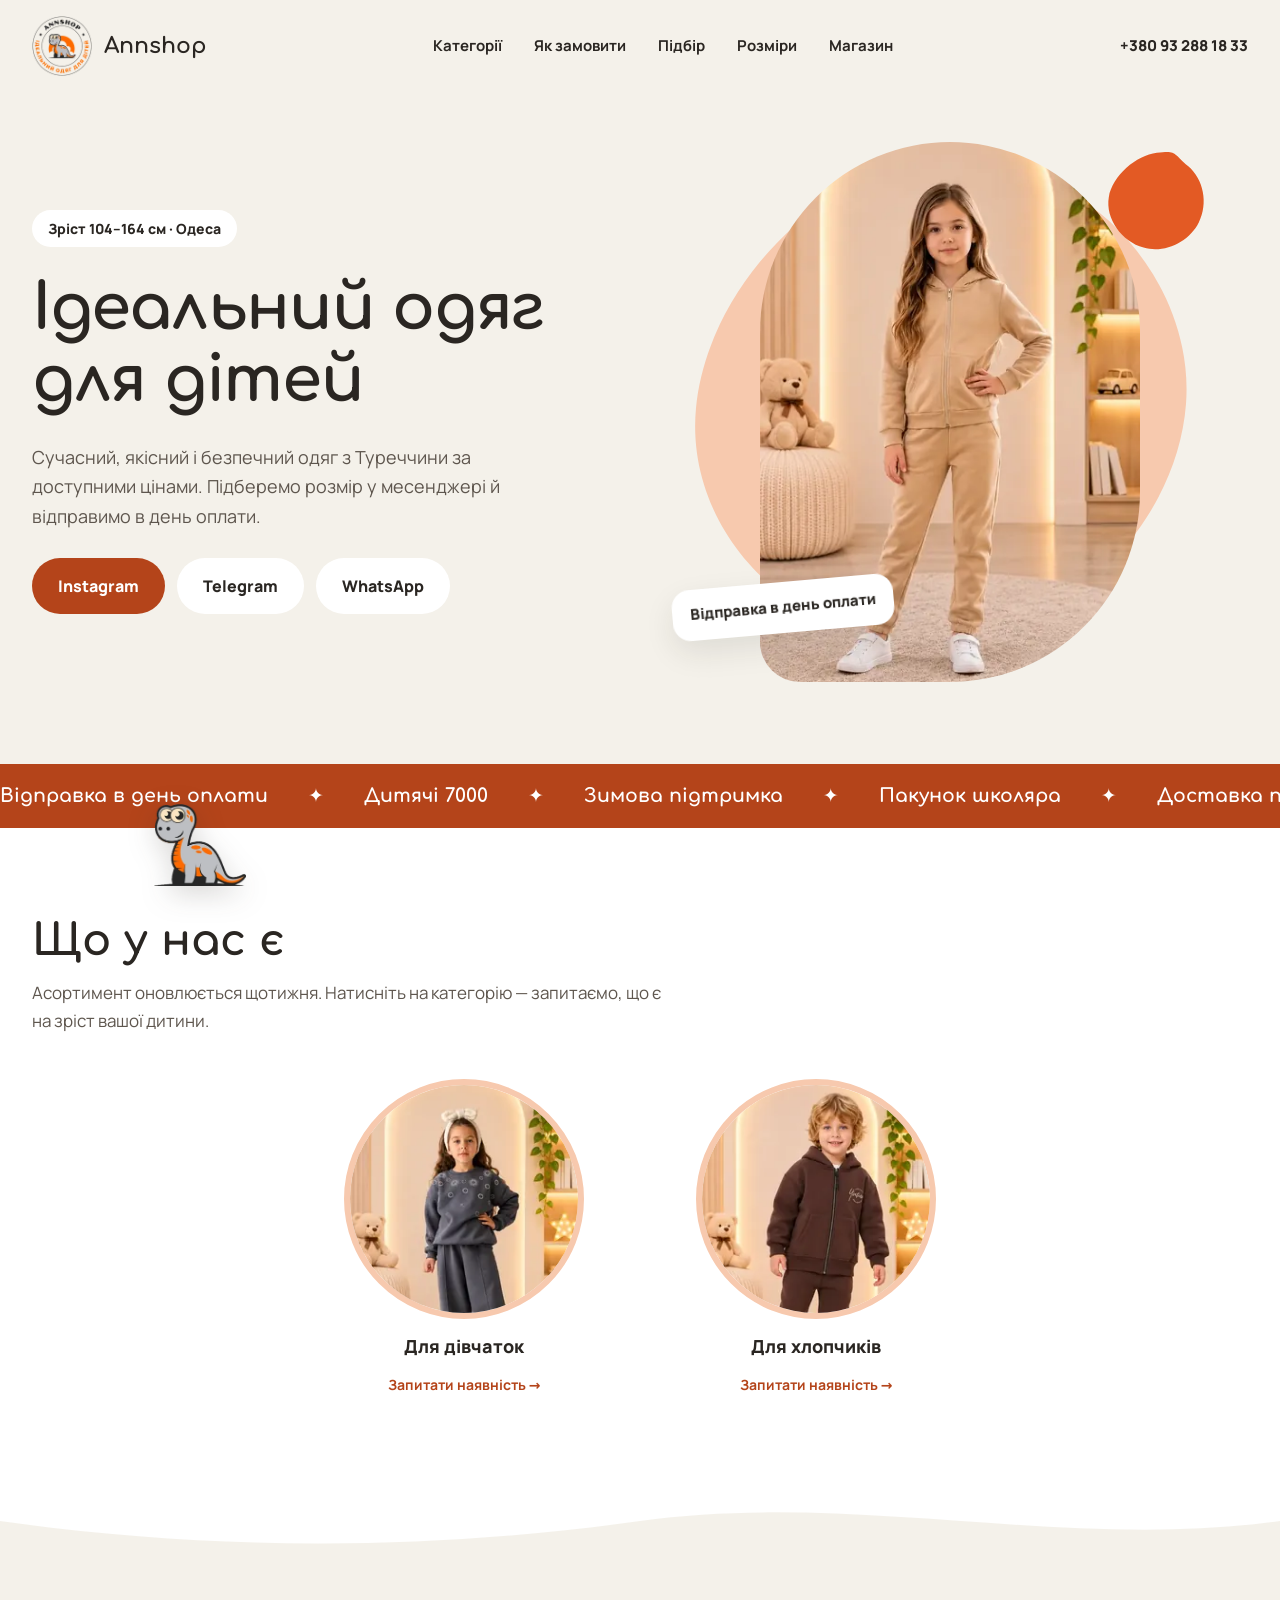
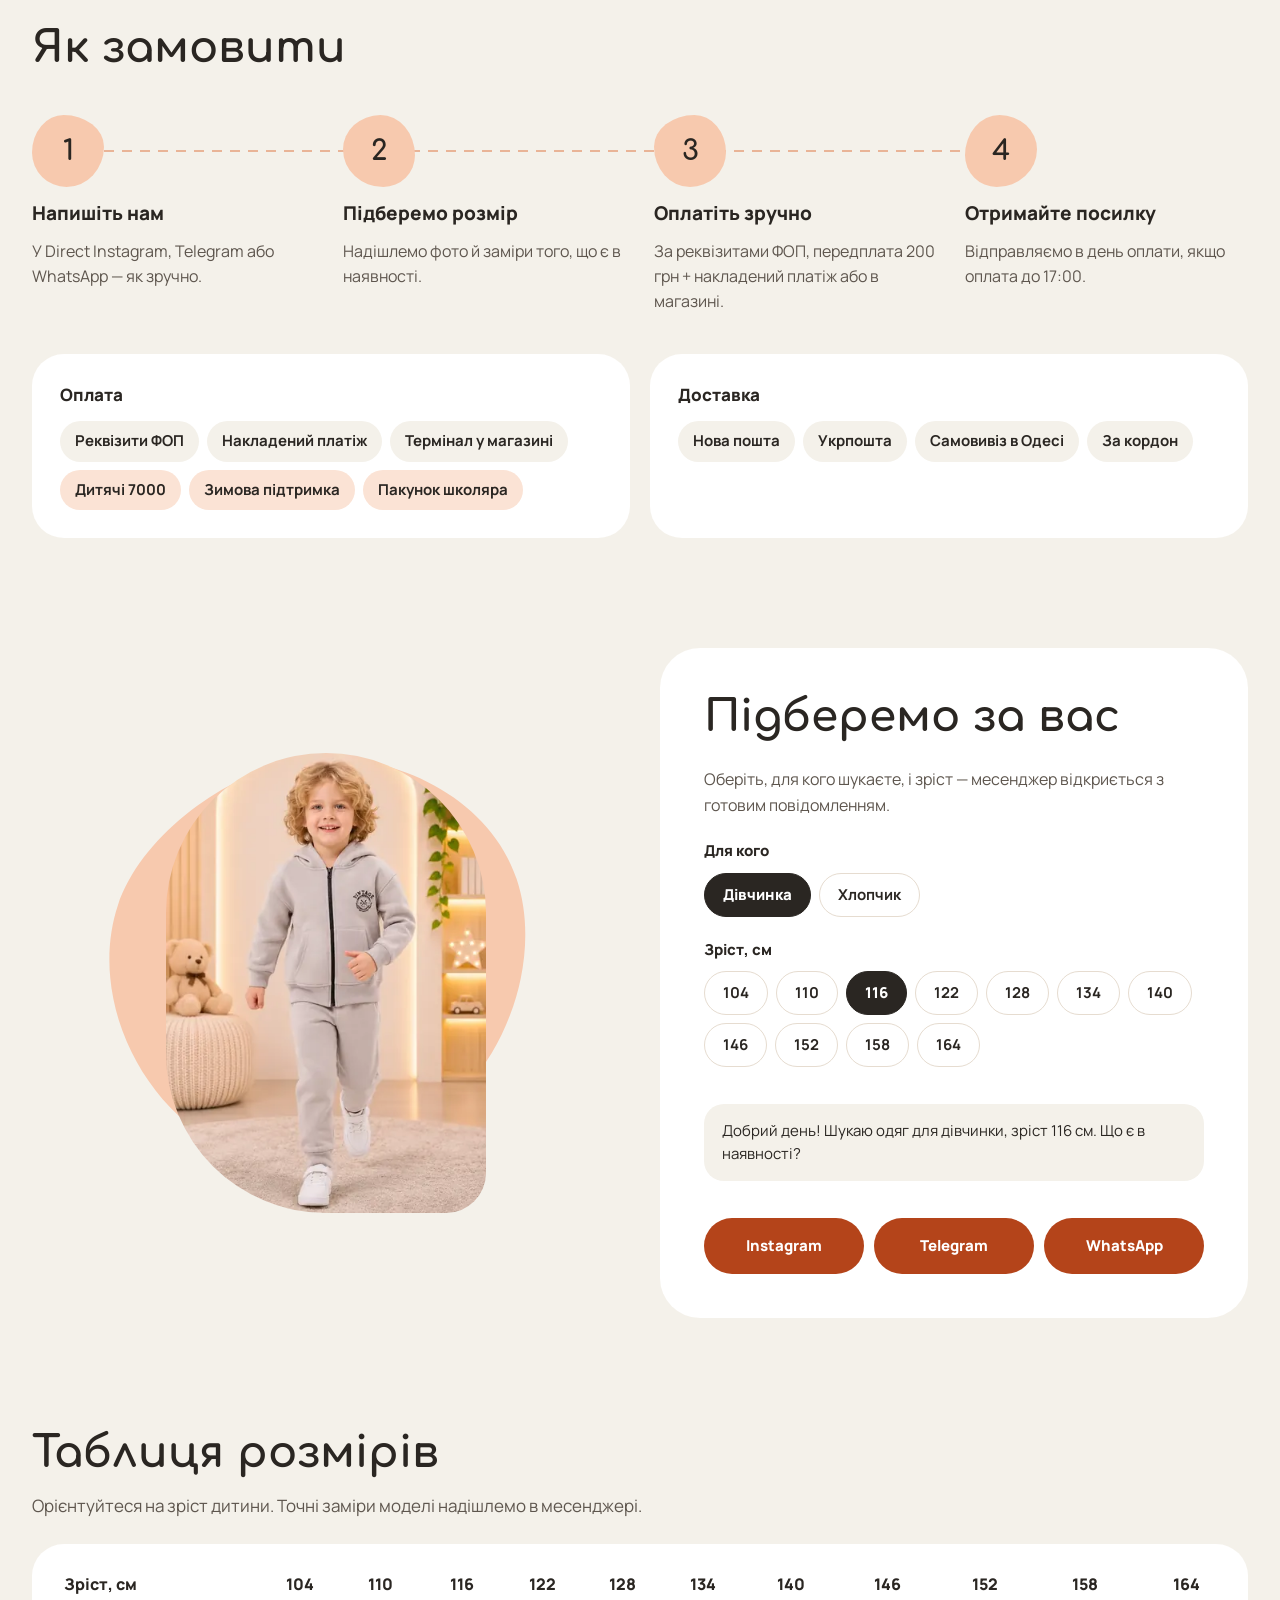
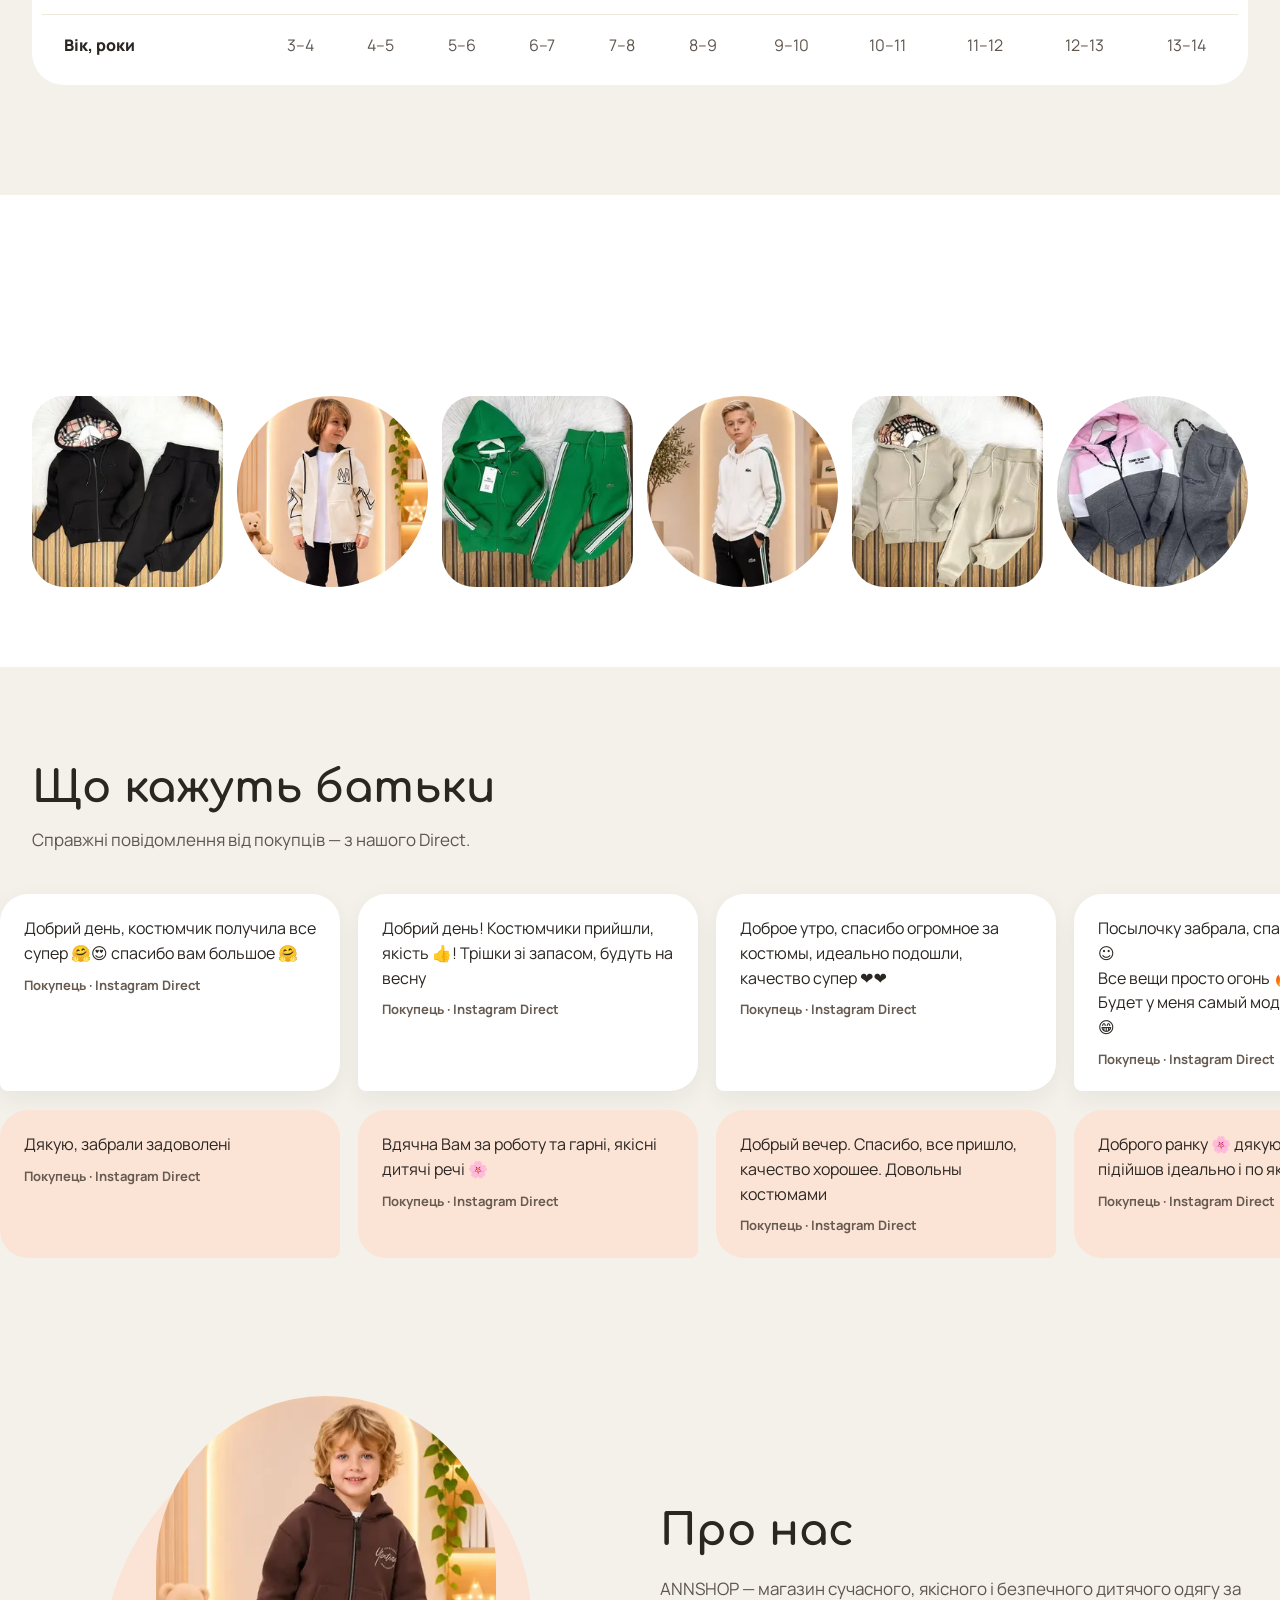
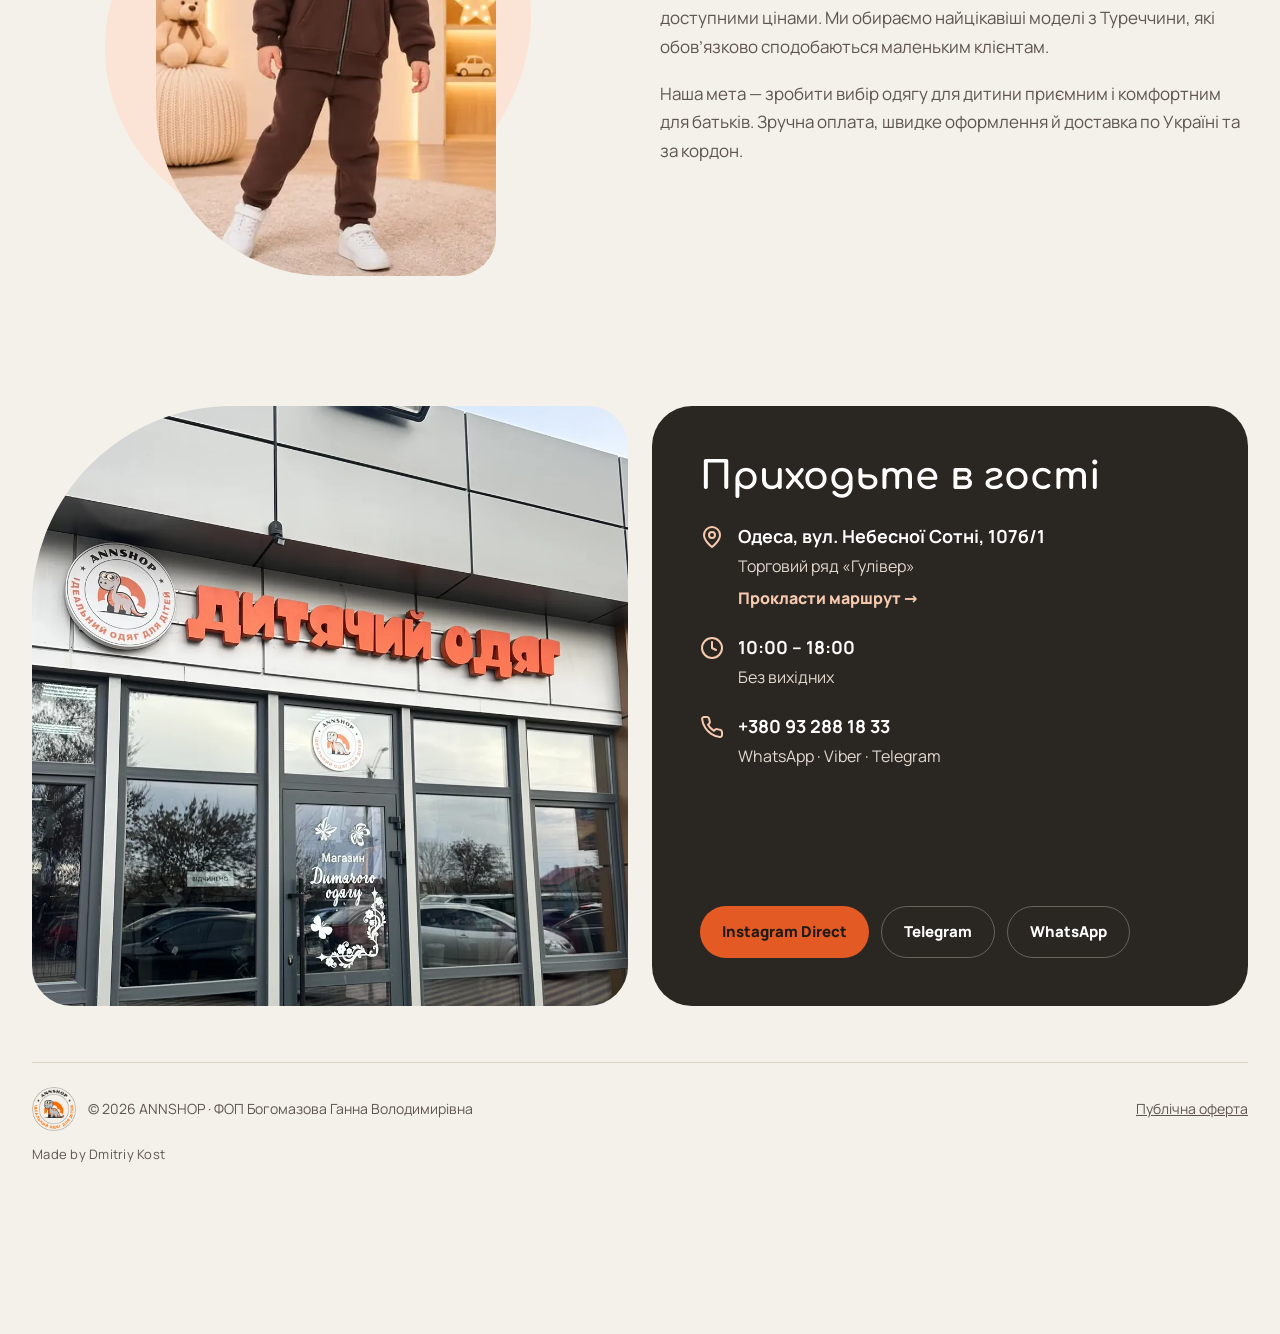
<file: index.html>
<!DOCTYPE html>
<html lang="uk">
<head>
<meta charset="utf-8">
<meta name="viewport" content="width=device-width, initial-scale=1">
<title>ANNSHOP — дитячий одяг з Туреччини в Одесі | 104–164 см</title>
<meta name="description" content="Сучасний, якісний і безпечний дитячий одяг з Туреччини на зріст 104–164 см. Магазин в Одесі, відправка в день оплати по Україні. Приймаємо «Дитячі 7000», «Зимову підтримку», «Пакунок школяра».">
<meta name="theme-color" content="#F4F1EA">
<meta name="format-detection" content="telephone=no">
<link rel="icon" type="image/png" sizes="32x32" href="assets/img/favicon-32.png">
<link rel="apple-touch-icon" href="assets/img/apple-touch-icon.png">
<link rel="manifest" href="site.webmanifest">

<!-- Open Graph (після підключення домену замініть шлях на повну адресу, напр. https://annshop.com.ua/assets/img/og-image.jpg) -->
<meta property="og:type" content="website">
<meta property="og:locale" content="uk_UA">
<meta property="og:title" content="ANNSHOP — ідеальний одяг для дітей">
<meta property="og:description" content="Дитячий одяг з Туреччини, 104–164 см. Одеса, відправка в день оплати.">
<meta property="og:url" content="https://annshop.com.ua/">
<meta property="og:image" content="https://annshop.com.ua/assets/img/og-image.jpg">
<meta property="og:image:width" content="1200">
<meta property="og:image:height" content="630">
<meta name="twitter:card" content="summary_large_image">
<link rel="canonical" href="https://annshop.com.ua/">

<link rel="preload" href="assets/fonts/comfortaa-cyrillic-wght-normal.woff2" as="font" type="font/woff2" crossorigin>
<link rel="preload" href="assets/fonts/manrope-cyrillic-wght-normal.woff2" as="font" type="font/woff2" crossorigin>
<link rel="preload" as="image" href="assets/img/hero-girl.webp" imagesrcset="assets/img/hero-girl-420.webp 420w, assets/img/hero-girl.webp 800w" imagesizes="(max-width:900px) 280px, 380px" fetchpriority="high">
<link rel="stylesheet" href="assets/css/style.css?v=20261116-1">
<script>
document.documentElement.classList.add('js');
// Сайт завжди відкривається з початку: прибираємо якір (#sizes тощо) і не відновлюємо стару позицію
if ('scrollRestoration' in history) history.scrollRestoration = 'manual';
if (location.hash) history.replaceState(null, '', location.pathname + location.search);
window.addEventListener('load', function () { window.scrollTo(0, 0); });
</script>

<script type="application/ld+json">
{
  "@context": "https://schema.org",
  "@type": "ClothingStore",
  "name": "ANNSHOP",
  "url": "https://annshop.com.ua/",
  "image": "https://annshop.com.ua/assets/img/og-image.jpg",
  "logo": "https://annshop.com.ua/assets/img/logo.webp",
  "description": "Дитячий одяг з Туреччини на зріст 104–164 см",
  "telephone": "+380932881833",
  "email": "anutau92@gmail.com",
  "address": {
    "@type": "PostalAddress",
    "streetAddress": "вул. Небесної Сотні, 107б/1, торговий ряд «Гулівер»",
    "addressLocality": "Одеса",
    "addressCountry": "UA"
  },
  "openingHoursSpecification": [{
    "@type": "OpeningHoursSpecification",
    "dayOfWeek": ["Monday","Tuesday","Wednesday","Thursday","Friday","Saturday","Sunday"],
    "opens": "10:00",
    "closes": "18:00"
  }],
  "sameAs": ["https://www.instagram.com/annshop_kids"]
}
</script>
</head>
<body>
<a class="skip" href="#main">Перейти до змісту</a>

<header class="wrap header">
  <div class="brand">
    <a href="#top" aria-label="ANNSHOP — на початок сторінки"><img src="assets/img/logo.webp" width="60" height="60" alt="ANNSHOP — ідеальний одяг для дітей"></a>
    <a href="https://www.instagram.com/annshop_kids" aria-label="ANNSHOP в Instagram"><span>Annshop</span></a>
  </div>
  <nav class="nav" aria-label="Головне меню">
    <a href="#cats">Категорії</a>
    <a href="#order">Як замовити</a>
    <a href="#pick">Підбір</a>
    <a href="#sizes">Розміри</a>
    <a href="#contacts">Магазин</a>
  </nav>
  <a class="header__phone" href="tel:+380932881833">+380&nbsp;93&nbsp;288&nbsp;18&nbsp;33</a>
</header>

<main id="main">

<!-- HERO -->
<section id="top" class="wrap hero">
  <div class="hero__text">
    <span class="chip in">Зріст 104–164 см · Одеса</span>
    <h1 class="h1 in in--2">Ідеальний одяг для дітей</h1>
    <p class="lead in in--3">Сучасний, якісний і безпечний одяг з Туреччини за доступними цінами. Підберемо розмір у месенджері й відправимо в день оплати.</p>
    <div class="btn-row in in--4">
      <a class="btn btn--primary" href="https://www.instagram.com/annshop_kids">Instagram</a>
      <a class="btn btn--light" href="https://t.me/BagaAnna">Telegram</a>
      <a class="btn btn--light" href="https://wa.me/380932881833">WhatsApp</a>
    </div>
  </div>
  <div class="hero__art">
    <svg class="blob blob--big" aria-hidden="true" viewBox="0 0 600 600"><path d="M438 92c62 44 104 122 98 200-6 80-58 160-132 202-74 42-170 46-244 6S38 380 46 296c8-84 66-168 140-212 74-44 190-36 252 8z" fill="#F7C9AE"/></svg>
    <svg class="blob blob--float" aria-hidden="true" viewBox="0 0 200 200"><path d="M150 40c26 22 34 62 18 94s-56 52-92 42S12 128 18 92 64 22 98 18s26 0 52 22z" fill="#E35A24"/></svg>
    <img class="hero__img in-img" src="assets/img/hero-girl.webp" srcset="assets/img/hero-girl-420.webp 420w, assets/img/hero-girl.webp 800w" sizes="(max-width:900px) 280px, 380px" width="800" height="1197" alt="Дівчинка в бежевому костюмі ANNSHOP" fetchpriority="high" decoding="async">
    <span class="sticker in-pop">Відправка в день оплати</span>
  </div>
</section>

<!-- TICKER -->
<div class="ticker" role="region" aria-label="Переваги">
  <p class="sr-only">Відправка в день оплати. Приймаємо «Дитячі 7000», «Зимову підтримку», «Пакунок школяра». Доставка по Україні та за кордон.</p>
  <div class="marquee" aria-hidden="true">
    <div class="marquee__group"><span>Відправка в день оплати</span><span>✦</span><span>Дитячі 7000</span><span>✦</span><span>Зимова підтримка</span><span>✦</span><span>Пакунок школяра</span><span>✦</span><span>Доставка по Україні та за кордон</span><span>✦</span></div>
  </div>
</div>

<!-- CATEGORIES -->
<section id="cats" class="cats">
  <div class="wrap">
    <div class="section-head">
      <h2 class="h2 reveal">Що у нас є</h2>
      <p class="lead reveal">Асортимент оновлюється щотижня. Натисніть на категорію — запитаємо, що є на зріст вашої дитини.</p>
    </div>
    <div class="cats__grid">
      <a class="cat reveal" href="https://t.me/BagaAnna?text=%D0%94%D0%BE%D0%B1%D1%80%D0%B8%D0%B9%20%D0%B4%D0%B5%D0%BD%D1%8C%21%20%D0%A6%D1%96%D0%BA%D0%B0%D0%B2%D0%B8%D1%82%D1%8C%20%D0%BE%D0%B4%D1%8F%D0%B3%20%D0%B4%D0%BB%D1%8F%20%D0%B4%D1%96%D0%B2%D1%87%D0%B0%D1%82%D0%BE%D0%BA.">
        <span class="cat__img"><img src="assets/img/cat-girls.webp" srcset="assets/img/cat-girls-240.webp 240w, assets/img/cat-girls.webp 480w" sizes="(max-width:560px) 150px, 220px" width="480" height="480" alt="" loading="lazy" decoding="async"></span>
        <span class="cat__title">Для дівчаток</span>
        <span class="cat__more">Запитати наявність →</span>
      </a>
      <a class="cat reveal" data-delay="1" href="https://t.me/BagaAnna?text=%D0%94%D0%BE%D0%B1%D1%80%D0%B8%D0%B9%20%D0%B4%D0%B5%D0%BD%D1%8C%21%20%D0%A6%D1%96%D0%BA%D0%B0%D0%B2%D0%B8%D1%82%D1%8C%20%D0%BE%D0%B4%D1%8F%D0%B3%20%D0%B4%D0%BB%D1%8F%20%D1%85%D0%BB%D0%BE%D0%BF%D1%87%D0%B8%D0%BA%D1%96%D0%B2.">
        <span class="cat__img"><img src="assets/img/cat-boys.webp" srcset="assets/img/cat-boys-240.webp 240w, assets/img/cat-boys.webp 480w" sizes="(max-width:560px) 150px, 220px" width="480" height="480" alt="" loading="lazy" decoding="async"></span>
        <span class="cat__title">Для хлопчиків</span>
        <span class="cat__more">Запитати наявність →</span>
      </a>
    </div>
  </div>
</section>
<svg class="wave" aria-hidden="true" viewBox="0 0 1440 60" preserveAspectRatio="none"><path d="M0 0 L1440 0 L1440 30 C 1200 60, 960 0, 720 30 S 240 60, 0 30 Z" fill="#FFFFFF"/></svg>

<!-- HOW TO ORDER -->
<section id="order" class="wrap order">
  <h2 class="h2 reveal">Як замовити</h2>
  <ol class="steps" data-stagger>
    <li class="step"><span class="step__num" aria-hidden="true">1</span><span class="step__title">Напишіть нам</span><span class="step__text">У Direct Instagram, Telegram або WhatsApp — як зручно.</span></li>
    <li class="step"><span class="step__num" aria-hidden="true">2</span><span class="step__title">Підберемо розмір</span><span class="step__text">Надішлемо фото й заміри того, що є в наявності.</span></li>
    <li class="step"><span class="step__num" aria-hidden="true">3</span><span class="step__title">Оплатіть зручно</span><span class="step__text">За реквізитами ФОП, передплата 200 грн + накладений платіж або в магазині.</span></li>
    <li class="step"><span class="step__num" aria-hidden="true">4</span><span class="step__title">Отримайте посилку</span><span class="step__text">Відправляємо в день оплати, якщо оплата до 17:00.</span></li>
  </ol>
  <div class="two two--tight">
    <div class="card reveal">
      <span class="card__title">Оплата</span>
      <ul class="pills">
        <li class="pill">Реквізити ФОП</li>
        <li class="pill">Накладений платіж</li>
        <li class="pill">Термінал у магазині</li>
        <li class="pill pill--hot">Дитячі 7000</li>
        <li class="pill pill--hot">Зимова підтримка</li>
        <li class="pill pill--hot">Пакунок школяра</li>
      </ul>
    </div>
    <div class="card reveal" data-delay="1">
      <span class="card__title">Доставка</span>
      <ul class="pills">
        <li class="pill">Нова пошта</li>
        <li class="pill">Укрпошта</li>
        <li class="pill">Самовивіз в Одесі</li>
        <li class="pill">За кордон</li>
      </ul>
    </div>
  </div>
</section>

<!-- PICKER -->
<section id="pick" class="wrap pick">
  <div class="two">
    <div class="pick__art reveal" aria-hidden="true">
      <svg class="blob" viewBox="0 0 600 600"><path d="M300 40c90 0 190 50 220 140s-10 210-90 270-200 80-280 20S30 300 60 210 210 40 300 40z" fill="#F7C9AE"/></svg>
      <img class="pick__img" src="assets/img/boy-grey.webp" srcset="assets/img/boy-grey-400.webp 400w, assets/img/boy-grey.webp 680w" sizes="320px" width="680" height="1020" alt="" loading="lazy" decoding="async">
    </div>
    <div class="panel reveal" data-delay="1">
      <h2 class="h2">Підберемо за вас</h2>
      <p class="lead" style="font-size:16px">Оберіть, для кого шукаєте, і зріст — месенджер відкриється з готовим повідомленням.</p>
      <fieldset class="field">
        <legend>Для кого</legend>
        <div class="chips" data-group="gender">
          <button type="button" class="choice" data-value="дівчинки" aria-pressed="true">Дівчинка</button>
          <button type="button" class="choice" data-value="хлопчика" aria-pressed="false">Хлопчик</button>
        </div>
      </fieldset>
      <fieldset class="field">
        <legend>Зріст, см</legend>
        <div class="chips" data-group="height">
          <button type="button" class="choice" data-value="104" aria-pressed="false">104</button>
          <button type="button" class="choice" data-value="110" aria-pressed="false">110</button>
          <button type="button" class="choice" data-value="116" aria-pressed="true">116</button>
          <button type="button" class="choice" data-value="122" aria-pressed="false">122</button>
          <button type="button" class="choice" data-value="128" aria-pressed="false">128</button>
          <button type="button" class="choice" data-value="134" aria-pressed="false">134</button>
          <button type="button" class="choice" data-value="140" aria-pressed="false">140</button>
          <button type="button" class="choice" data-value="146" aria-pressed="false">146</button>
          <button type="button" class="choice" data-value="152" aria-pressed="false">152</button>
          <button type="button" class="choice" data-value="158" aria-pressed="false">158</button>
          <button type="button" class="choice" data-value="164" aria-pressed="false">164</button>
        </div>
      </fieldset>
      <p class="preview" id="pick-message" aria-live="polite">Добрий день! Шукаю одяг для дівчинки, зріст 116 см. Що є в наявності?</p>
      <div class="send">
        <a class="btn btn--primary" id="pick-ig" href="https://ig.me/m/annshop_kids">Instagram</a>
        <a class="btn btn--primary" id="pick-tg" href="https://t.me/BagaAnna">Telegram</a>
        <a class="btn btn--primary" id="pick-wa" href="https://wa.me/380932881833">WhatsApp</a>
      </div>
    </div>
  </div>
</section>

<!-- SIZES -->
<section id="sizes" class="wrap sizes">
  <div class="section-head">
    <h2 class="h2 reveal">Таблиця розмірів</h2>
    <p class="lead reveal">Орієнтуйтеся на зріст дитини. Точні заміри моделі надішлемо в месенджері.</p>
  </div>
  <div class="table-box reveal" tabindex="0" role="region" aria-label="Таблиця розмірів" data-lenis-prevent-horizontal>
    <table>
      <tbody>
        <tr><th scope="row">Зріст, см</th><td>104</td><td>110</td><td>116</td><td>122</td><td>128</td><td>134</td><td>140</td><td>146</td><td>152</td><td>158</td><td>164</td></tr>
        <tr><th scope="row">Вік, роки</th><td>3–4</td><td>4–5</td><td>5–6</td><td>6–7</td><td>7–8</td><td>8–9</td><td>9–10</td><td>10–11</td><td>11–12</td><td>12–13</td><td>13–14</td></tr>
      </tbody>
    </table>
  </div>
</section>

<!-- INSTAGRAM -->
<section class="insta">
  <div class="wrap">
    <div class="section-head section-head--row">
      <div>
        <h2 class="h2 reveal">Весь асортимент — в Instagram</h2>
        <p class="lead reveal">Нові надходження щотижня, ціни та наявність — у профілі @annshop_kids.</p>
      </div>
      <a class="btn btn--primary reveal" href="https://www.instagram.com/annshop_kids">
        <svg width="20" height="20" viewBox="0 0 24 24" fill="none" stroke="currentColor" stroke-width="2" stroke-linecap="round" stroke-linejoin="round" aria-hidden="true"><rect x="3" y="3" width="18" height="18" rx="5"/><circle cx="12" cy="12" r="4"/><circle cx="17.5" cy="6.5" r="0.6"/></svg>
        Перейти в Instagram
      </a>
    </div>
    <div class="feed reveal">
      <a href="https://www.instagram.com/annshop_kids" aria-label="Instagram ANNSHOP"><img src="assets/img/feed-1.webp" srcset="assets/img/feed-1-260.webp 260w, assets/img/feed-1.webp 520w" sizes="(max-width:560px) 30vw, (max-width:1100px) 30vw, 200px" width="520" height="520" alt="Чорний утеплений костюм" loading="lazy" decoding="async"></a>
      <a href="https://www.instagram.com/annshop_kids" aria-label="Instagram ANNSHOP"><img src="assets/img/feed-2.webp" srcset="assets/img/feed-2-260.webp 260w, assets/img/feed-2.webp 520w" sizes="(max-width:560px) 30vw, (max-width:1100px) 30vw, 200px" width="520" height="520" alt="Хлопчик у світлому костюмі" loading="lazy" decoding="async"></a>
      <a href="https://www.instagram.com/annshop_kids" aria-label="Instagram ANNSHOP"><img src="assets/img/feed-3.webp" srcset="assets/img/feed-3-260.webp 260w, assets/img/feed-3.webp 520w" sizes="(max-width:560px) 30vw, (max-width:1100px) 30vw, 200px" width="520" height="520" alt="Зелений спортивний костюм" loading="lazy" decoding="async"></a>
      <a href="https://www.instagram.com/annshop_kids" aria-label="Instagram ANNSHOP"><img src="assets/img/feed-4.webp" srcset="assets/img/feed-4-260.webp 260w, assets/img/feed-4.webp 520w" sizes="(max-width:560px) 30vw, (max-width:1100px) 30vw, 200px" width="520" height="520" alt="Хлопчик у білому худі" loading="lazy" decoding="async"></a>
      <a href="https://www.instagram.com/annshop_kids" aria-label="Instagram ANNSHOP"><img src="assets/img/feed-5.webp" srcset="assets/img/feed-5-260.webp 260w, assets/img/feed-5.webp 520w" sizes="(max-width:560px) 30vw, (max-width:1100px) 30vw, 200px" width="520" height="520" alt="Бежевий утеплений костюм" loading="lazy" decoding="async"></a>
      <a href="https://www.instagram.com/annshop_kids" aria-label="Instagram ANNSHOP"><img src="assets/img/feed-6.webp" srcset="assets/img/feed-6-260.webp 260w, assets/img/feed-6.webp 520w" sizes="(max-width:560px) 30vw, (max-width:1100px) 30vw, 200px" width="520" height="520" alt="Рожево-сірий костюм" loading="lazy" decoding="async"></a>
    </div>
  </div>
</section>

<!-- REVIEWS -->
<section class="reviews" aria-labelledby="reviews-title">
  <div class="wrap section-head">
    <h2 class="h2 reveal" id="reviews-title">Що кажуть батьки</h2>
    <p class="lead reveal">Справжні повідомлення від покупців — з нашого Direct.</p>
  </div>
  <div class="reviews__rows">
    <div class="marquee">
      <div class="marquee__group">
        <figure class="review"><blockquote>Добрий день, костюмчик получила все супер 🤗😍 спасибо вам большое 🤗</blockquote><figcaption>Покупець · Instagram Direct</figcaption></figure>
        <figure class="review"><blockquote>Добрий день! Костюмчики прийшли, якість 👍! Трішки зі запасом, будуть на весну</blockquote><figcaption>Покупець · Instagram Direct</figcaption></figure>
        <figure class="review"><blockquote>Доброе утро, спасибо огромное за костюмы, идеально подошли, качество супер ❤️❤️</blockquote><figcaption>Покупець · Instagram Direct</figcaption></figure>
        <figure class="review"><blockquote>Посылочку забрала, спасибо большое ☺️
Все вещи просто огонь 🔥
Будет у меня самый модный малый 🤗😁</blockquote><figcaption>Покупець · Instagram Direct</figcaption></figure>
        <figure class="review"><blockquote>Доброго вечора, костюм отримали, сів ідеально. Якість товару на висоті. Дякую.</blockquote><figcaption>Покупець · Instagram Direct</figcaption></figure>
        <figure class="review"><blockquote>Ну я у вас брала костюм, он сел шикарно</blockquote><figcaption>Покупець · Instagram Direct</figcaption></figure>
      </div>
    </div>
    <div class="marquee marquee--rev">
      <div class="marquee__group">
        <figure class="review"><blockquote>Дякую, забрали задоволені</blockquote><figcaption>Покупець · Instagram Direct</figcaption></figure>
        <figure class="review"><blockquote>Вдячна Вам за роботу та гарні, якісні дитячі речі 🌸</blockquote><figcaption>Покупець · Instagram Direct</figcaption></figure>
        <figure class="review"><blockquote>Добрый вечер. Спасибо, все пришло, качество хорошее. Довольны костюмами</blockquote><figcaption>Покупець · Instagram Direct</figcaption></figure>
        <figure class="review"><blockquote>Доброго ранку 🌸 дякую за костюм, підійшов ідеально і по якості класний)</blockquote><figcaption>Покупець · Instagram Direct</figcaption></figure>
        <figure class="review"><blockquote>Отримала, все супер
хочу ще</blockquote><figcaption>Покупець · Instagram Direct</figcaption></figure>
      </div>
    </div>
  </div>
</section>

<!-- ABOUT -->
<section class="wrap about">
  <div class="two">
    <div class="about__art reveal">
      <svg class="blob" aria-hidden="true" viewBox="0 0 600 600"><path d="M438 92c62 44 104 122 98 200-6 80-58 160-132 202-74 42-170 46-244 6S38 380 46 296c8-84 66-168 140-212 74-44 190-36 252 8z" fill="#FBE3D5"/></svg>
      <img class="about__img" src="assets/img/boy-brown.webp" srcset="assets/img/boy-brown-400.webp 400w, assets/img/boy-brown.webp 720w" sizes="(max-width:900px) 280px, 340px" width="720" height="1080" alt="Хлопчик у коричневому костюмі ANNSHOP" loading="lazy" decoding="async">
    </div>
    <div class="about__text">
      <h2 class="h2 reveal">Про нас</h2>
      <p class="reveal">ANNSHOP — магазин сучасного, якісного і безпечного дитячого одягу за доступними цінами. Ми обираємо найцікавіші моделі з Туреччини, які обов’язково сподобаються маленьким клієнтам.</p>
      <p class="reveal">Наша мета — зробити вибір одягу для дитини приємним і комфортним для батьків. Зручна оплата, швидке оформлення й доставка по Україні та за кордон.</p>
    </div>
  </div>
</section>

<!-- CONTACTS -->
<section id="contacts" class="wrap contacts">
  <div class="two">
    <img class="store-img reveal" src="assets/img/store.webp" srcset="assets/img/store-600.webp 600w, assets/img/store.webp 1100w" sizes="(max-width:900px) 92vw, 620px" width="1100" height="1956" alt="Вхід у магазин ANNSHOP — вивіска «Дитячий одяг»" loading="lazy" decoding="async">
    <div class="dark reveal" data-delay="1">
      <h2 class="h2">Приходьте в гості</h2>
      <div class="info">
        <svg width="24" height="24" viewBox="0 0 24 24" fill="none" stroke="#F7C9AE" stroke-width="2" stroke-linecap="round" stroke-linejoin="round" aria-hidden="true"><path d="M20 10c0 6-8 12-8 12s-8-6-8-12a8 8 0 0 1 16 0z"/><circle cx="12" cy="10" r="3"/></svg>
        <div><strong>Одеса, вул. Небесної Сотні, 107б/1</strong><span>Торговий ряд «Гулівер»</span><a id="map-link" href="https://maps.app.goo.gl/VJhkKNK8gvpzCJzKA" style="color:#F7C9AE;font-weight:800;margin-top:4px">Прокласти маршрут →</a></div>
      </div>
      <div class="info">
        <svg width="24" height="24" viewBox="0 0 24 24" fill="none" stroke="#F7C9AE" stroke-width="2" stroke-linecap="round" stroke-linejoin="round" aria-hidden="true"><circle cx="12" cy="12" r="10"/><path d="M12 6v6l4 2"/></svg>
        <div><strong>10:00 – 18:00</strong><span>Без вихідних</span></div>
      </div>
      <div class="info">
        <svg width="24" height="24" viewBox="0 0 24 24" fill="none" stroke="#F7C9AE" stroke-width="2" stroke-linecap="round" stroke-linejoin="round" aria-hidden="true"><path d="M22 16.9v3a2 2 0 0 1-2.2 2 19.8 19.8 0 0 1-8.6-3.1 19.5 19.5 0 0 1-6-6A19.8 19.8 0 0 1 2.1 4.2 2 2 0 0 1 4.1 2h3a2 2 0 0 1 2 1.7c.1.9.4 1.8.7 2.7a2 2 0 0 1-.5 2.1L8 9.8a16 16 0 0 0 6 6l1.3-1.3a2 2 0 0 1 2.1-.4c.9.3 1.8.6 2.7.7a2 2 0 0 1 1.7 2z"/></svg>
        <div><a href="tel:+380932881833"><strong>+380&nbsp;93&nbsp;288&nbsp;18&nbsp;33</strong></a><span>WhatsApp · Viber · Telegram</span></div>
      </div>
      <div class="btn-row">
        <a class="btn btn--orange" href="https://ig.me/m/annshop_kids">Instagram Direct</a>
        <a class="btn btn--ghost" href="https://t.me/BagaAnna">Telegram</a>
        <a class="btn btn--ghost" href="https://wa.me/380932881833">WhatsApp</a>
      </div>
    </div>
  </div>
</section>

</main>

<footer class="wrap footer">
  <div class="footer__in">
    <div class="footer__brand">
      <img src="assets/img/logo.webp" width="44" height="44" alt="" loading="lazy">
      <span>© 2026 ANNSHOP · ФОП Богомазова Ганна Володимирівна</span>
    </div>
    <a href="oferta.html#top">Публічна оферта</a>
  </div>
  <p class="credit">Made by Dmitriy Kost</p>
</footer>

<!-- Back to top -->
<button type="button" class="to-top" id="to-top" aria-label="Нагору">
  <svg width="22" height="22" viewBox="0 0 24 24" fill="none" stroke="currentColor" stroke-width="2.5" stroke-linecap="round" stroke-linejoin="round" aria-hidden="true"><path d="M12 19V5"/><path d="M5 12l7-7 7 7"/></svg>
</button>

<!-- Dino mascot -->
<div class="scrim" id="dino-scrim" aria-hidden="true"></div>
<div class="dino-menu-anchor">
  <div class="dino-menu" id="dino-menu" role="dialog" aria-modal="false" aria-labelledby="dino-title">
    <div class="dino__menu-head">
      <span class="dino__menu-title" id="dino-title">Привіт! Допомогти з розміром?</span>
      <button type="button" class="dino__close" id="dino-close" aria-label="Закрити">
        <svg width="16" height="16" viewBox="0 0 24 24" fill="none" stroke="currentColor" stroke-width="2.5" stroke-linecap="round" aria-hidden="true"><path d="M6 6l12 12M18 6L6 18"/></svg>
      </button>
    </div>
    <p>Напишіть нам — підберемо за кілька хвилин.</p>
    <a class="btn btn--primary" href="https://ig.me/m/annshop_kids">Instagram</a>
    <a class="btn btn--soft" href="https://t.me/BagaAnna?text=%D0%94%D0%BE%D0%B1%D1%80%D0%B8%D0%B9%20%D0%B4%D0%B5%D0%BD%D1%8C%21%20%D0%94%D0%BE%D0%BF%D0%BE%D0%BC%D0%BE%D0%B6%D1%96%D1%82%D1%8C%2C%20%D0%B1%D1%83%D0%B4%D1%8C%20%D0%BB%D0%B0%D1%81%D0%BA%D0%B0%2C%20%D0%BF%D1%96%D0%B4%D1%96%D0%B1%D1%80%D0%B0%D1%82%D0%B8%20%D1%80%D0%BE%D0%B7%D0%BC%D1%96%D1%80.">Telegram</a>
    <a class="btn btn--soft" href="https://wa.me/380932881833?text=%D0%94%D0%BE%D0%B1%D1%80%D0%B8%D0%B9%20%D0%B4%D0%B5%D0%BD%D1%8C%21%20%D0%94%D0%BE%D0%BF%D0%BE%D0%BC%D0%BE%D0%B6%D1%96%D1%82%D1%8C%2C%20%D0%B1%D1%83%D0%B4%D1%8C%20%D0%BB%D0%B0%D1%81%D0%BA%D0%B0%2C%20%D0%BF%D1%96%D0%B4%D1%96%D0%B1%D1%80%D0%B0%D1%82%D0%B8%20%D1%80%D0%BE%D0%B7%D0%BC%D1%96%D1%80.">WhatsApp</a>
    <a class="dino__link" href="#pick" data-close>Підібрати за зростом ↓</a>
  </div>
</div>
<div class="dino is-left is-hidden" id="dino">
  <button type="button" class="dino__bubble" id="dino-bubble" tabindex="-1" aria-hidden="true">Допомогти з розміром?</button>
  <button type="button" class="dino__btn" id="dino-btn" aria-label="Написати нам — динозаврик ANNSHOP" aria-expanded="false" aria-controls="dino-menu">
    <span class="dino__body"><img class="dino__img" src="assets/img/dino.webp" width="200" height="179" alt=""></span>
  </button>
</div>

<script src="assets/js/lenis.min.js?v=20261116-1" defer></script>
<script src="assets/js/main.js?v=20261116-1" defer></script>
</body>
</html>
</file>
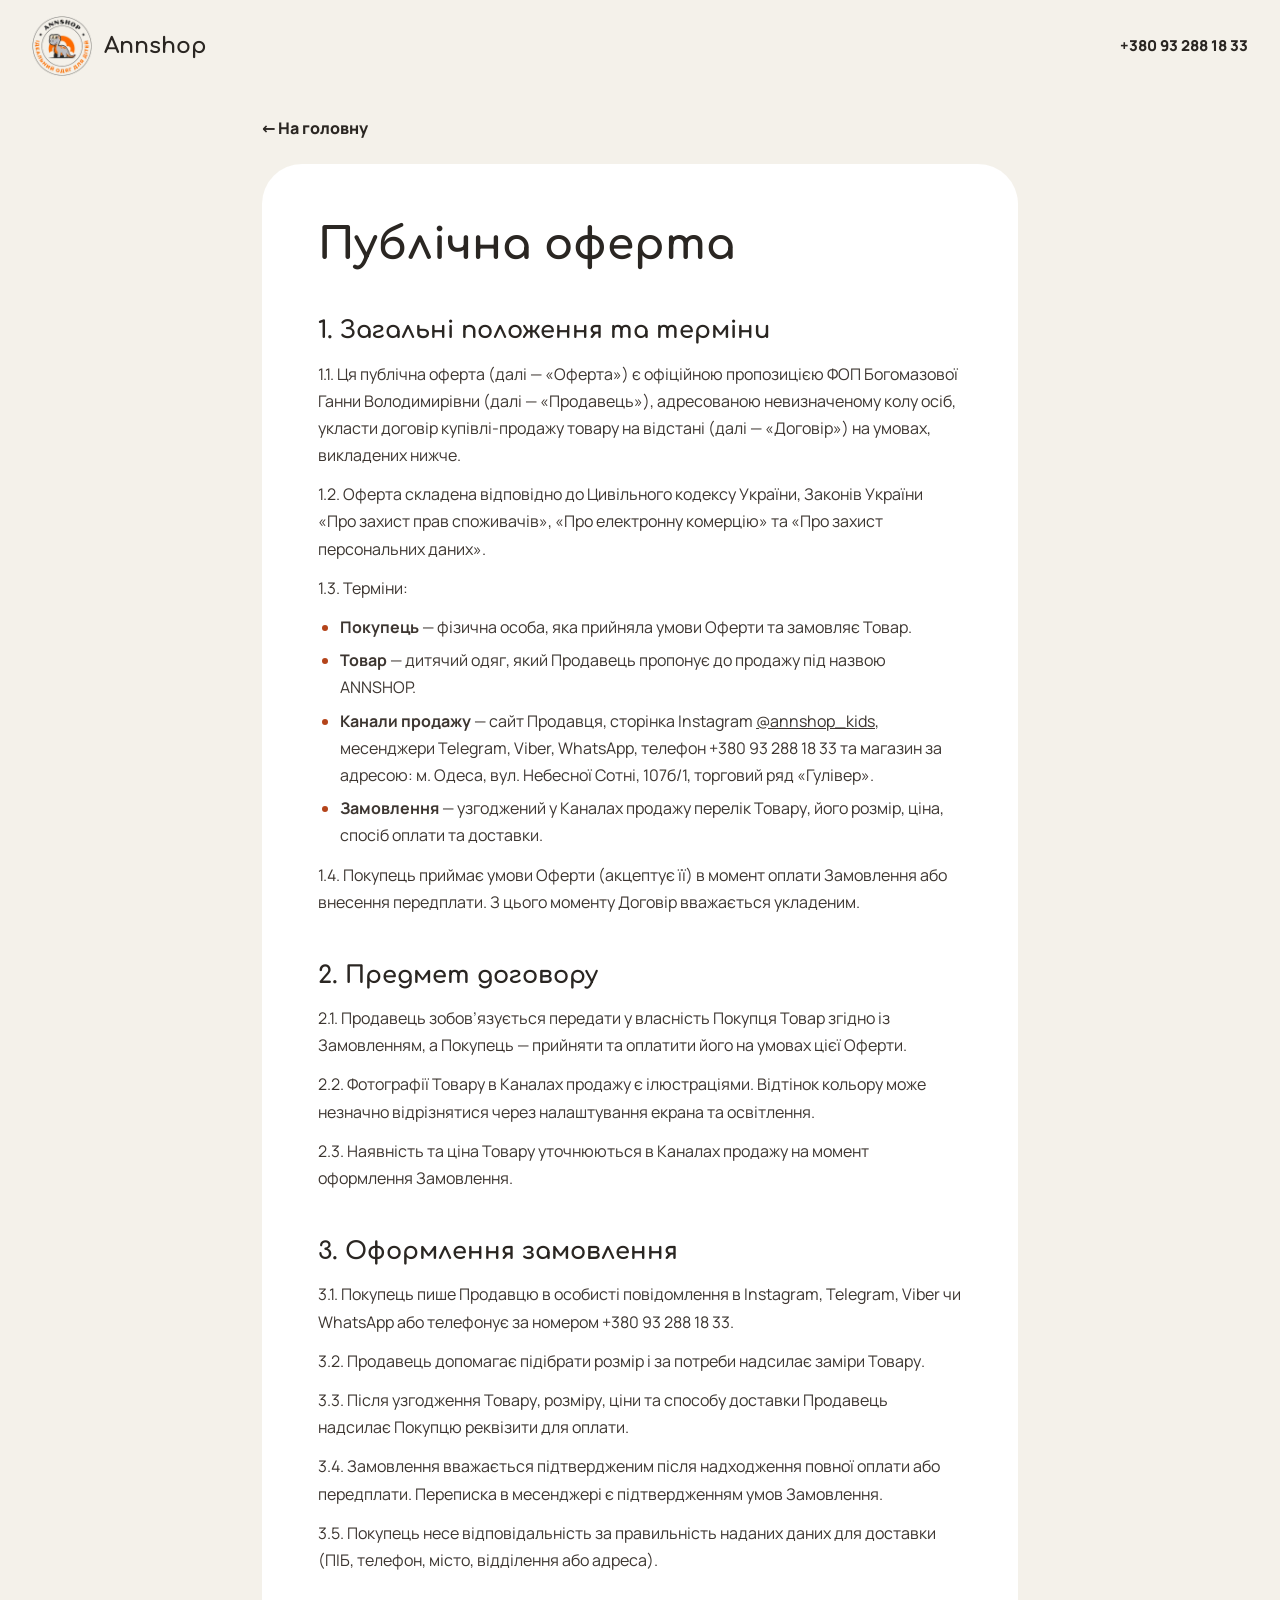
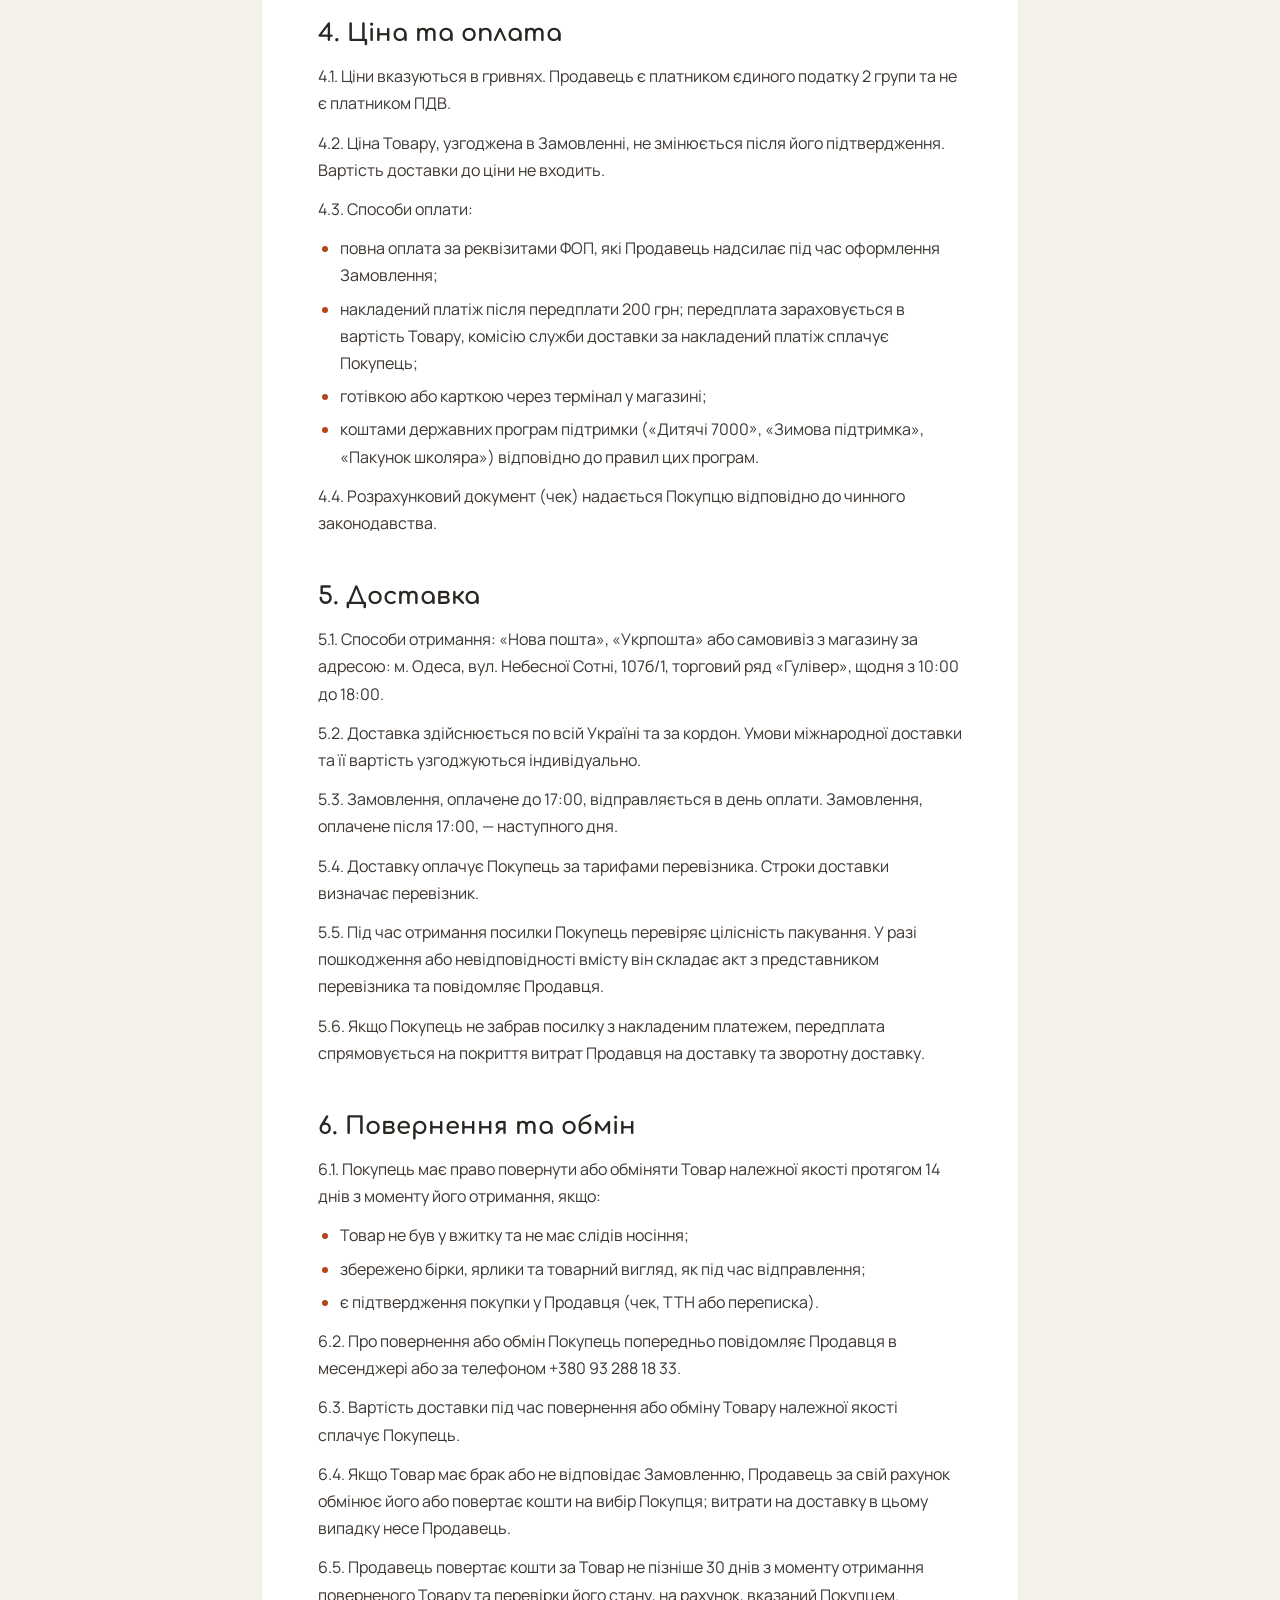
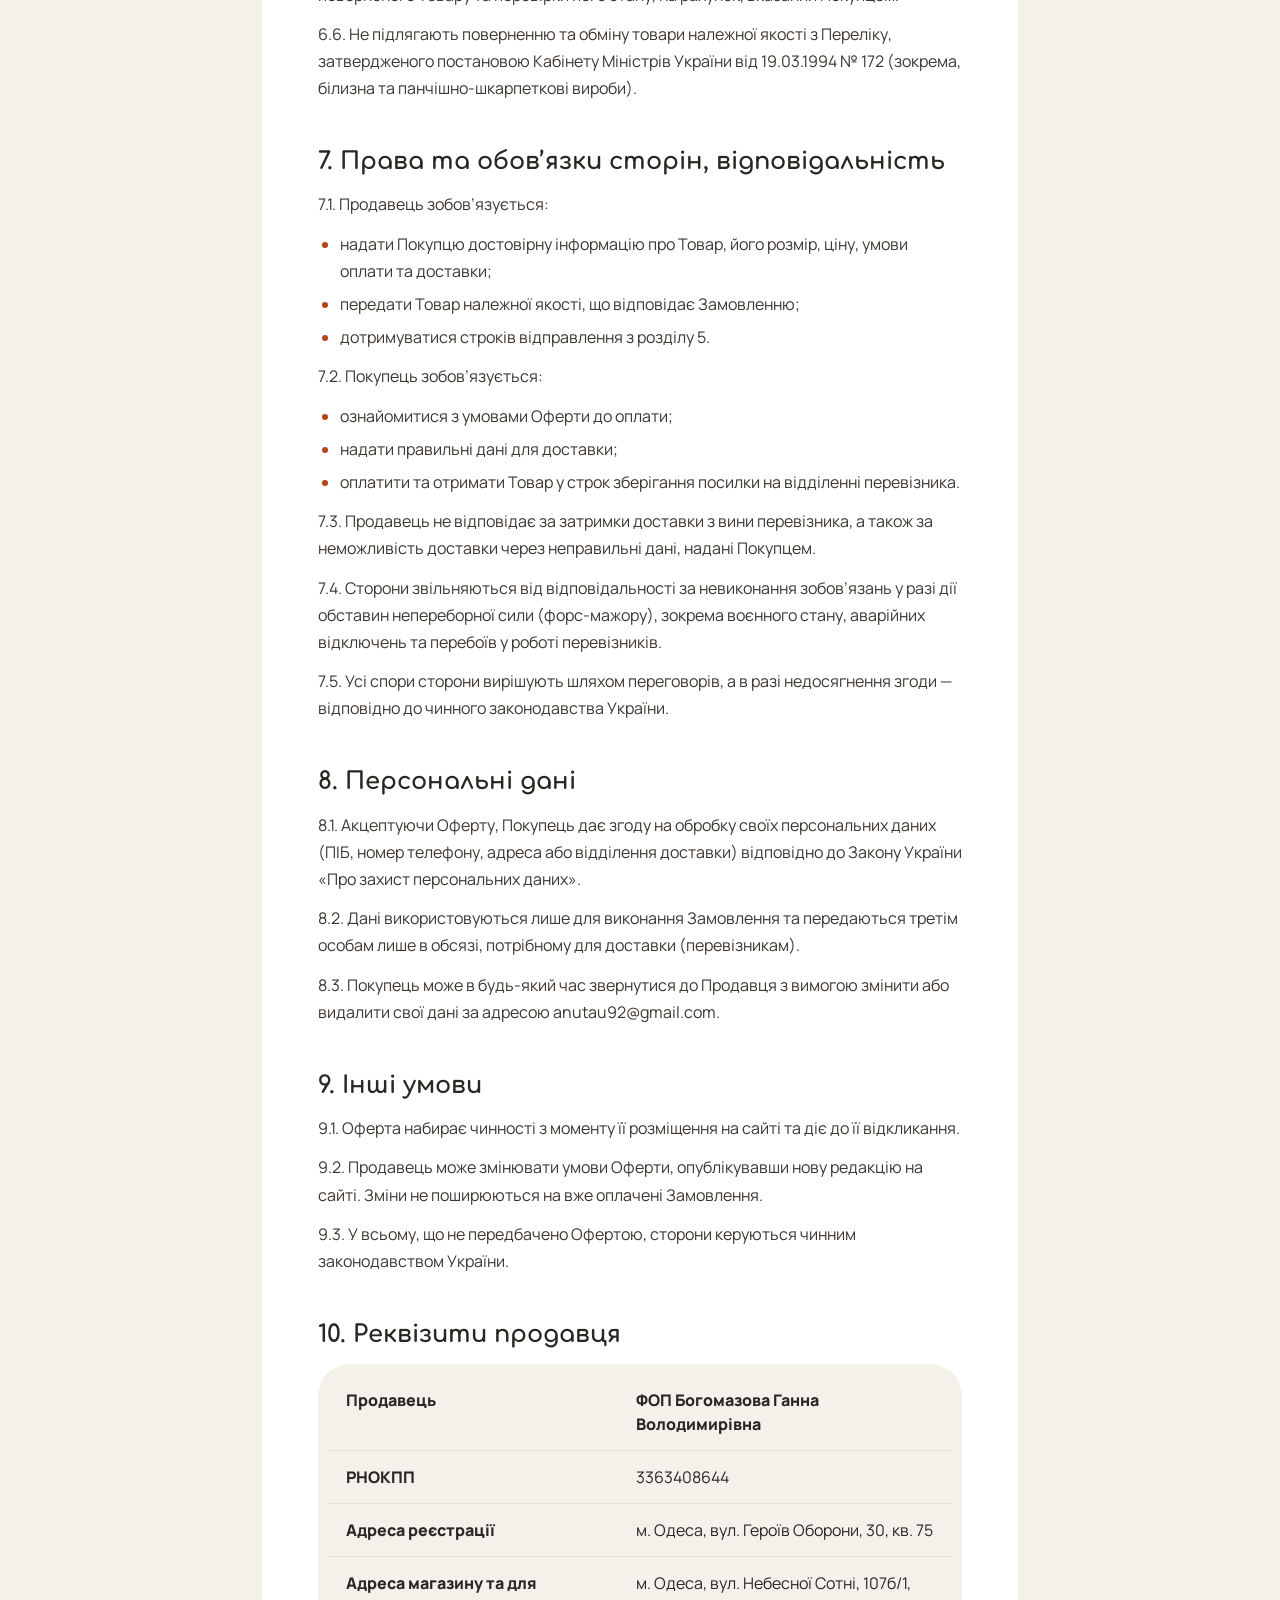
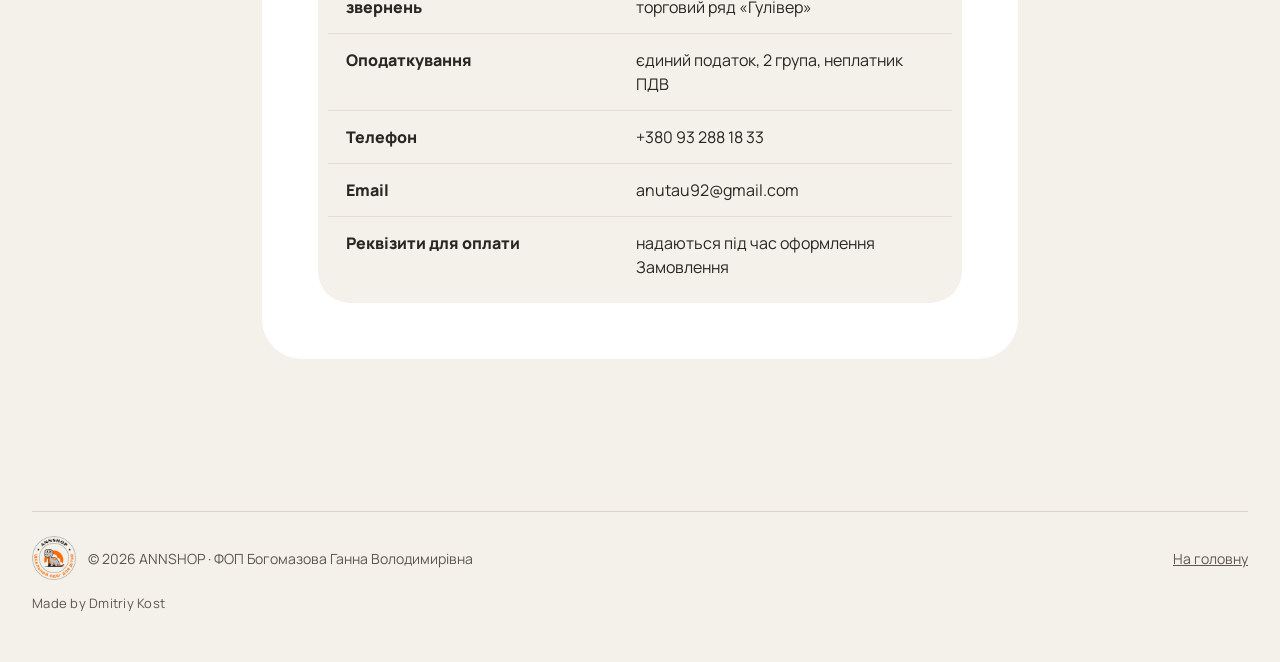
<file: oferta.html>
<!DOCTYPE html>
<html lang="uk">
<head>
<meta charset="utf-8">
<meta name="viewport" content="width=device-width, initial-scale=1">
<title>Публічна оферта — ANNSHOP</title>
<meta name="description" content="Публічна оферта магазину дитячого одягу ANNSHOP (ФОП Богомазова Ганна Володимирівна): оформлення замовлення, оплата, доставка, повернення та обмін.">
<link rel="canonical" href="https://annshop.com.ua/oferta.html">
<meta name="theme-color" content="#F4F1EA">
<meta name="format-detection" content="telephone=no">
<link rel="icon" type="image/png" sizes="32x32" href="assets/img/favicon-32.png">
<link rel="apple-touch-icon" href="assets/img/apple-touch-icon.png">
<link rel="preload" href="assets/fonts/manrope-cyrillic-wght-normal.woff2" as="font" type="font/woff2" crossorigin>
<link rel="stylesheet" href="assets/css/style.css?v=20261116-1">
<style>
.doc{max-width:820px;margin:0 auto;padding:24px 32px 96px}
.doc__card{background:#fff;border-radius:40px;padding:56px}
.doc h1{margin:0 0 8px}
.doc .meta{margin:0 0 40px;color:var(--muted);font-weight:700}
.doc h2{font-family:var(--font-display);font-weight:700;font-size:24px;line-height:1.3;margin:44px 0 14px}
.doc p,.doc li{font-size:16px;line-height:1.7;color:#3D3631}
.doc p{margin:0 0 12px}
.doc ul{margin:0 0 12px;padding-left:22px}
.doc li{margin-bottom:6px}
.doc li::marker{color:var(--accent)}
.doc .table-box{background:var(--bg);margin-top:8px}
.doc .req{min-width:0;text-align:left}
.doc .req td{padding:14px 18px;border-bottom:1px solid #E6DDD1;vertical-align:top}
.doc .req tr:last-child td{border-bottom:0;color:inherit}
.doc .req td:first-child{font-weight:800;width:38%}
.back{display:inline-flex;align-items:center;gap:8px;margin-bottom:24px;font-weight:800;text-decoration:none}
@media (max-width:700px){.doc{padding:8px 14px 64px}.doc__card{padding:28px 20px;border-radius:28px}.doc .req td{display:block;width:auto!important;border:0;padding:6px 10px}.doc .req tr{display:block;padding:8px 0;border-bottom:1px solid #E6DDD1}}
</style>
<script>
  // Оферта завжди відкривається з початку сторінки
  if ('scrollRestoration' in history) history.scrollRestoration = 'manual';
  function toStart(){ if (!location.hash || location.hash === '#top') window.scrollTo(0, 0); }
  window.addEventListener('DOMContentLoaded', toStart);
  window.addEventListener('load', toStart);
  window.addEventListener('pageshow', toStart);
</script>
</head>
<body>
<header class="wrap header" id="top">
  <a class="brand" href="index.html" aria-label="ANNSHOP — на головну">
    <img src="assets/img/logo.webp" width="60" height="60" alt="ANNSHOP — ідеальний одяг для дітей">
    <span>Annshop</span>
  </a>
  <a class="header__phone" href="tel:+380932881833">+380&nbsp;93&nbsp;288&nbsp;18&nbsp;33</a>
</header>
<main class="doc">
  <a class="back" href="index.html">← На головну</a>
  <article class="doc__card">
    <h1 class="h2">Публічна оферта</h1>
<h2 id="загальні-положення-та-терміни">1. Загальні положення та терміни</h2>
<p>1.1. Ця публічна оферта (далі — «Оферта») є офіційною пропозицією ФОП Богомазової Ганни Володимирівни (далі — «Продавець»), адресованою невизначеному колу осіб, укласти договір купівлі-продажу товару на відстані (далі — «Договір») на умовах, викладених нижче.</p>
<p>1.2. Оферта складена відповідно до Цивільного кодексу України, Законів України «Про захист прав споживачів», «Про електронну комерцію» та «Про захист персональних даних».</p>
<p>1.3. Терміни:</p>
<ul>
<li><strong>Покупець</strong> — фізична особа, яка прийняла умови Оферти та замовляє Товар.</li>
<li><strong>Товар</strong> — дитячий одяг, який Продавець пропонує до продажу під назвою ANNSHOP.</li>
<li><strong>Канали продажу</strong> — сайт Продавця, сторінка Instagram <a href="https://www.instagram.com/annshop_kids">@annshop_kids</a>, месенджери Telegram, Viber, WhatsApp, телефон +380 93 288 18 33 та магазин за адресою: м. Одеса, вул. Небесної Сотні, 107б/1, торговий ряд «Гулівер».</li>
<li><strong>Замовлення</strong> — узгоджений у Каналах продажу перелік Товару, його розмір, ціна, спосіб оплати та доставки.</li>
</ul>
<p>1.4. Покупець приймає умови Оферти (акцептує її) в момент оплати Замовлення або внесення передплати. З цього моменту Договір вважається укладеним.</p>
<h2 id="предмет-договору">2. Предмет договору</h2>
<p>2.1. Продавець зобов’язується передати у власність Покупця Товар згідно із Замовленням, а Покупець — прийняти та оплатити його на умовах цієї Оферти.</p>
<p>2.2. Фотографії Товару в Каналах продажу є ілюстраціями. Відтінок кольору може незначно відрізнятися через налаштування екрана та освітлення.</p>
<p>2.3. Наявність та ціна Товару уточнюються в Каналах продажу на момент оформлення Замовлення.</p>
<h2 id="оформлення-замовлення">3. Оформлення замовлення</h2>
<p>3.1. Покупець пише Продавцю в особисті повідомлення в Instagram, Telegram, Viber чи WhatsApp або телефонує за номером +380 93 288 18 33.</p>
<p>3.2. Продавець допомагає підібрати розмір і за потреби надсилає заміри Товару.</p>
<p>3.3. Після узгодження Товару, розміру, ціни та способу доставки Продавець надсилає Покупцю реквізити для оплати.</p>
<p>3.4. Замовлення вважається підтвердженим після надходження повної оплати або передплати. Переписка в месенджері є підтвердженням умов Замовлення.</p>
<p>3.5. Покупець несе відповідальність за правильність наданих даних для доставки (ПІБ, телефон, місто, відділення або адреса).</p>
<h2 id="ціна-та-оплата">4. Ціна та оплата</h2>
<p>4.1. Ціни вказуються в гривнях. Продавець є платником єдиного податку 2 групи та не є платником ПДВ.</p>
<p>4.2. Ціна Товару, узгоджена в Замовленні, не змінюється після його підтвердження. Вартість доставки до ціни не входить.</p>
<p>4.3. Способи оплати:</p>
<ul>
<li>повна оплата за реквізитами ФОП, які Продавець надсилає під час оформлення Замовлення;</li>
<li>накладений платіж після передплати 200 грн; передплата зараховується в вартість Товару, комісію служби доставки за накладений платіж сплачує Покупець;</li>
<li>готівкою або карткою через термінал у магазині;</li>
<li>коштами державних програм підтримки («Дитячі 7000», «Зимова підтримка», «Пакунок школяра») відповідно до правил цих програм.</li>
</ul>
<p>4.4. Розрахунковий документ (чек) надається Покупцю відповідно до чинного законодавства.</p>
<h2 id="доставка">5. Доставка</h2>
<p>5.1. Способи отримання: «Нова пошта», «Укрпошта» або самовивіз з магазину за адресою: м. Одеса, вул. Небесної Сотні, 107б/1, торговий ряд «Гулівер», щодня з 10:00 до 18:00.</p>
<p>5.2. Доставка здійснюється по всій Україні та за кордон. Умови міжнародної доставки та її вартість узгоджуються індивідуально.</p>
<p>5.3. Замовлення, оплачене до 17:00, відправляється в день оплати. Замовлення, оплачене після 17:00, — наступного дня.</p>
<p>5.4. Доставку оплачує Покупець за тарифами перевізника. Строки доставки визначає перевізник.</p>
<p>5.5. Під час отримання посилки Покупець перевіряє цілісність пакування. У разі пошкодження або невідповідності вмісту він складає акт з представником перевізника та повідомляє Продавця.</p>
<p>5.6. Якщо Покупець не забрав посилку з накладеним платежем, передплата спрямовується на покриття витрат Продавця на доставку та зворотну доставку.</p>
<h2 id="повернення-та-обмін">6. Повернення та обмін</h2>
<p>6.1. Покупець має право повернути або обміняти Товар належної якості протягом 14 днів з моменту його отримання, якщо:</p>
<ul>
<li>Товар не був у вжитку та не має слідів носіння;</li>
<li>збережено бірки, ярлики та товарний вигляд, як під час відправлення;</li>
<li>є підтвердження покупки у Продавця (чек, ТТН або переписка).</li>
</ul>
<p>6.2. Про повернення або обмін Покупець попередньо повідомляє Продавця в месенджері або за телефоном +380 93 288 18 33.</p>
<p>6.3. Вартість доставки під час повернення або обміну Товару належної якості сплачує Покупець.</p>
<p>6.4. Якщо Товар має брак або не відповідає Замовленню, Продавець за свій рахунок обмінює його або повертає кошти на вибір Покупця; витрати на доставку в цьому випадку несе Продавець.</p>
<p>6.5. Продавець повертає кошти за Товар не пізніше 30 днів з моменту отримання поверненого Товару та перевірки його стану, на рахунок, вказаний Покупцем.</p>
<p>6.6. Не підлягають поверненню та обміну товари належної якості з Переліку, затвердженого постановою Кабінету Міністрів України від 19.03.1994 № 172 (зокрема, білизна та панчішно-шкарпеткові вироби).</p>
<h2 id="права-та-обовязки-сторін-відповідальність">7. Права та обов’язки сторін, відповідальність</h2>
<p>7.1. Продавець зобов’язується:</p>
<ul>
<li>надати Покупцю достовірну інформацію про Товар, його розмір, ціну, умови оплати та доставки;</li>
<li>передати Товар належної якості, що відповідає Замовленню;</li>
<li>дотримуватися строків відправлення з розділу 5.</li>
</ul>
<p>7.2. Покупець зобов’язується:</p>
<ul>
<li>ознайомитися з умовами Оферти до оплати;</li>
<li>надати правильні дані для доставки;</li>
<li>оплатити та отримати Товар у строк зберігання посилки на відділенні перевізника.</li>
</ul>
<p>7.3. Продавець не відповідає за затримки доставки з вини перевізника, а також за неможливість доставки через неправильні дані, надані Покупцем.</p>
<p>7.4. Сторони звільняються від відповідальності за невиконання зобов’язань у разі дії обставин непереборної сили (форс-мажору), зокрема воєнного стану, аварійних відключень та перебоїв у роботі перевізників.</p>
<p>7.5. Усі спори сторони вирішують шляхом переговорів, а в разі недосягнення згоди — відповідно до чинного законодавства України.</p>
<h2 id="персональні-дані">8. Персональні дані</h2>
<p>8.1. Акцептуючи Оферту, Покупець дає згоду на обробку своїх персональних даних (ПІБ, номер телефону, адреса або відділення доставки) відповідно до Закону України «Про захист персональних даних».</p>
<p>8.2. Дані використовуються лише для виконання Замовлення та передаються третім особам лише в обсязі, потрібному для доставки (перевізникам).</p>
<p>8.3. Покупець може в будь-який час звернутися до Продавця з вимогою змінити або видалити свої дані за адресою anutau92@gmail.com.</p>
<h2 id="інші-умови">9. Інші умови</h2>
<p>9.1. Оферта набирає чинності з моменту її розміщення на сайті та діє до її відкликання.</p>
<p>9.2. Продавець може змінювати умови Оферти, опублікувавши нову редакцію на сайті. Зміни не поширюються на вже оплачені Замовлення.</p>
<p>9.3. У всьому, що не передбачено Офертою, сторони керуються чинним законодавством України.</p>
<h2 id="реквізити-продавця">10. Реквізити продавця</h2>
<div class="table-box" tabindex="0" role="region" aria-label="Реквізити продавця"><table class="req">
<colgroup>
<col style="width: 46%" />
<col style="width: 53%" />
</colgroup>
<tbody>
<tr class="odd">
<td>Продавець</td>
<td>ФОП Богомазова Ганна Володимирівна</td>
</tr>
<tr class="even">
<td>РНОКПП</td>
<td>3363408644</td>
</tr>
<tr class="odd">
<td>Адреса реєстрації</td>
<td>м. Одеса, вул. Героїв Оборони, 30, кв. 75</td>
</tr>
<tr class="even">
<td>Адреса магазину та для звернень</td>
<td>м. Одеса, вул. Небесної Сотні, 107б/1, торговий ряд «Гулівер»</td>
</tr>
<tr class="odd">
<td>Оподаткування</td>
<td>єдиний податок, 2 група, неплатник ПДВ</td>
</tr>
<tr class="even">
<td>Телефон</td>
<td>+380 93 288 18 33</td>
</tr>
<tr class="odd">
<td>Email</td>
<td>anutau92@gmail.com</td>
</tr>
<tr class="even">
<td>Реквізити для оплати</td>
<td>надаються під час оформлення Замовлення</td>
</tr>
</tbody>
</table></div>

  </article>
</main>
<footer class="wrap footer" style="padding-bottom:48px">
  <div class="footer__in">
    <div class="footer__brand"><img src="assets/img/logo.webp" width="44" height="44" alt="" loading="lazy"><span>© 2026 ANNSHOP · ФОП Богомазова Ганна Володимирівна</span></div>
    <a href="index.html">На головну</a>
  </div>
  <p class="credit">Made by Dmitriy Kost</p>
</footer>
</body>
</html>
</file>
<file: assets/css/style.css>
@font-face{font-family:Manrope;font-style:normal;font-display:swap;font-weight:200 800;src:url(../fonts/manrope-cyrillic-ext-wght-normal.woff2)format("woff2-variations");unicode-range:U+460-52F,U+1C80-1C8A,U+20B4,U+2DE0-2DFF,U+A640-A69F,U+FE2E-FE2F}@font-face{font-family:Manrope;font-style:normal;font-display:swap;font-weight:200 800;src:url(../fonts/manrope-cyrillic-wght-normal.woff2)format("woff2-variations");unicode-range:U+301,U+400-45F,U+490-491,U+4B0-4B1,U+2116}@font-face{font-family:Manrope;font-style:normal;font-display:swap;font-weight:200 800;src:url(../fonts/manrope-latin-wght-normal.woff2)format("woff2-variations");unicode-range:U+??,U+131,U+152-153,U+2BB-2BC,U+2C6,U+2DA,U+2DC,U+304,U+308,U+329,U+2000-206F,U+20AC,U+2122,U+2191,U+2193,U+2212,U+2215,U+FEFF,U+FFFD}@font-face{font-family:Comfortaa;font-style:normal;font-display:swap;font-weight:300 700;src:url(../fonts/comfortaa-cyrillic-ext-wght-normal.woff2)format("woff2-variations");unicode-range:U+460-52F,U+1C80-1C8A,U+20B4,U+2DE0-2DFF,U+A640-A69F,U+FE2E-FE2F}@font-face{font-family:Comfortaa;font-style:normal;font-display:swap;font-weight:300 700;src:url(../fonts/comfortaa-cyrillic-wght-normal.woff2)format("woff2-variations");unicode-range:U+301,U+400-45F,U+490-491,U+4B0-4B1,U+2116}@font-face{font-family:Comfortaa;font-style:normal;font-display:swap;font-weight:300 700;src:url(../fonts/comfortaa-latin-wght-normal.woff2)format("woff2-variations");unicode-range:U+??,U+131,U+152-153,U+2BB-2BC,U+2C6,U+2DA,U+2DC,U+304,U+308,U+329,U+2000-206F,U+20AC,U+2122,U+2191,U+2193,U+2212,U+2215,U+FEFF,U+FFFD}:root{--bg:#f4f1ea;--white:#fff;--peach:#f7c9ae;--peach-soft:#fbe3d5;--orange:#e35a24;--accent:#b4441a;--ink:#2a2622;--muted:#5e564e;--line:#ddd3c6;--font:"Manrope",system-ui,-apple-system,"Segoe UI",Roboto,Arial,sans-serif;--font-display:"Comfortaa","Manrope",system-ui,sans-serif;--ease:cubic-bezier(.2,.7,.2,1);--wrap:1312px}*,:before,:after{box-sizing:border-box}html{-webkit-text-size-adjust:100%;scroll-padding-top:24px;overflow-x:clip}body{background:var(--bg);color:var(--ink);font-family:var(--font);-webkit-font-smoothing:antialiased;text-rendering:optimizelegibility;margin:0;font-size:16px;line-height:1.5;overflow-x:clip}main{overflow-x:hidden}@supports (overflow-x:clip){main{overflow-x:clip}}img{max-width:100%;height:auto;display:block}a{color:inherit}a:hover{color:var(--accent)}button{font:inherit;color:inherit}:focus-visible{outline:3px solid var(--orange);outline-offset:3px;border-radius:8px}.sr-only{clip:rect(0,0,0,0);white-space:nowrap;border:0;width:1px;height:1px;margin:-1px;padding:0;overflow:hidden;position:absolute!important}.skip{z-index:100;background:var(--ink);color:#fff;border-radius:999px;padding:10px 16px;font-weight:800;text-decoration:none;transition:top .2s;position:absolute;top:-60px;left:12px}.skip:focus{color:#fff;top:12px}html.lenis,html.lenis body{height:auto}.lenis:not(.lenis-autoToggle).lenis-stopped{overflow:clip}.lenis [data-lenis-prevent]{overscroll-behavior:contain}.wrap{max-width:var(--wrap);margin:0 auto;padding:0 32px}.h1{font-family:var(--font-display);letter-spacing:-.02em;margin:0;font-size:clamp(40px,5vw,64px);font-weight:700;line-height:1.12}.h2{font-family:var(--font-display);margin:0;font-size:clamp(30px,3.4vw,44px);font-weight:700;line-height:1.18}.lead{color:var(--muted);margin:0;font-size:17px;line-height:1.65}.section-head{flex-direction:column;gap:12px;max-width:640px;display:flex}.section-head--row{flex-flow:wrap;justify-content:space-between;align-items:flex-end;gap:16px;max-width:none}.section-head--row>div{flex-direction:column;gap:10px;display:flex}.btn{cursor:pointer;min-height:56px;transition:transform .3s var(--ease),box-shadow .3s var(--ease),background-color .25s;border:0;border-radius:999px;justify-content:center;align-items:center;gap:10px;padding:0 26px;font-size:16px;font-weight:800;text-decoration:none;display:inline-flex}.btn:hover{transform:translateY(-2px)}.btn--primary{background:var(--accent);color:#fff}.btn--primary:hover{color:#fff;box-shadow:0 12px 26px #b4441a40}.btn--light{background:var(--white);color:var(--ink)}.btn--light:hover{color:var(--ink);box-shadow:0 12px 26px #2a262214}.btn--soft{background:var(--bg);color:var(--ink)}.btn--ghost{color:#fff;background:0 0;border:1.5px solid #6b625a}.btn--ghost:hover{color:#fff;border-color:#fff}.btn--orange{background:var(--orange);color:#1e1a17}.btn--orange:hover{color:#1e1a17}.btn svg{flex:none}.header{justify-content:space-between;align-items:center;gap:16px;height:92px;display:flex}.brand{align-items:center;gap:12px;display:flex}.brand a{border-radius:12px;text-decoration:none;display:flex}a.brand{text-decoration:none}.brand img{width:60px;height:60px}.brand span{font-family:var(--font-display);font-size:22px;font-weight:700}.nav{gap:32px;font-size:15px;font-weight:700;display:flex}.nav a{text-decoration:none;position:relative}.nav a:after{content:"";background:var(--accent);transform-origin:0;height:2px;transition:transform .35s var(--ease);border-radius:2px;position:absolute;bottom:-6px;left:0;right:0;transform:scaleX(0)}.nav a:hover:after{transform:scaleX(1)}.header__phone{white-space:nowrap;font-size:15px;font-weight:800;text-decoration:none}.hero{grid-template-columns:1fr 1fr;align-items:center;gap:24px;display:grid}.hero__text{flex-direction:column;gap:26px;padding:24px 0;display:flex}.chip{background:var(--white);border-radius:999px;align-self:flex-start;padding:8px 16px;font-size:14px;font-weight:800}.hero__text .lead{max-width:470px;font-size:18px}.btn-row{flex-wrap:wrap;gap:12px;display:flex}.hero__art{justify-content:center;align-items:center;min-height:640px;display:flex;position:relative}.blob{pointer-events:none;position:absolute}.blob--big{width:600px;height:600px}.blob--float{will-change:transform;width:120px;height:120px;animation:9s ease-in-out infinite float;top:50px;right:30px}.hero__img{object-fit:cover;object-position:center 6%;border-radius:190px 190px 190px 40px;width:380px;height:540px;position:relative}.sticker{background:var(--white);border-radius:18px;padding:14px 18px;font-size:15px;font-weight:800;position:absolute;bottom:100px;left:20px;transform:rotate(-5deg);box-shadow:0 12px 30px #2a26221a}.ticker{background:var(--accent);color:#fff;align-items:center;height:64px;margin-top:32px;display:flex;overflow:hidden}.marquee{will-change:transform;-webkit-backface-visibility:hidden;backface-visibility:hidden;width:max-content;animation:32s linear infinite marquee;display:flex}.marquee__group{font-family:var(--font-display);white-space:nowrap;gap:40px;padding-right:40px;font-size:19px;font-weight:700;display:flex}.marquee:hover{animation-play-state:paused}.cats{background:var(--white);padding:88px 0 96px}.cats .wrap{flex-direction:column;gap:44px;display:flex}.cats__grid{grid-template-columns:repeat(2,minmax(0,280px));justify-content:center;gap:32px 72px;display:grid}.cat{text-align:center;flex-direction:column;align-items:center;gap:14px;text-decoration:none;display:flex}.cat__img{border:6px solid var(--peach);border-radius:50%;width:240px;max-width:100%;height:240px;transition:border-color .3s;overflow:hidden}.cat__img img{object-fit:cover;width:100%;height:100%;transition:transform .6s var(--ease)}.cat:hover .cat__img{border-color:var(--orange)}.cat:hover .cat__img img{transform:scale(1.06)}.cat__title{font-size:18px;font-weight:800}.cat__more{color:var(--accent);font-size:14px;font-weight:700}.wave{width:100%;height:60px;display:block}.order{flex-direction:column;gap:40px;padding-top:72px;display:flex}.steps{grid-template-columns:repeat(4,minmax(0,1fr));gap:28px;margin:0;padding:0;list-style:none;display:grid}.step{flex-direction:column;gap:12px;display:flex}.step__num{background:var(--peach);width:72px;height:72px;font-family:var(--font-display);border-radius:44% 56% 52% 48%/52% 44% 56% 48%;justify-content:center;align-items:center;font-size:28px;font-weight:700;display:flex}.step:nth-child(2) .step__num{border-radius:52% 48% 44% 56%/48% 56% 44% 52%}.step:nth-child(3) .step__num{border-radius:56% 44% 50% 50%/44% 52% 48% 56%}.step:nth-child(4) .step__num{border-radius:48% 52% 56% 44%/56% 48% 52% 44%}.step__title{font-size:19px;font-weight:800}.step__text{color:var(--muted);font-size:16px;line-height:1.55}.two{grid-template-columns:1fr 1fr;align-items:center;gap:40px;display:grid}.two--tight{align-items:stretch;gap:20px}.card{background:var(--white);border-radius:32px;flex-direction:column;gap:14px;padding:28px;display:flex}.card__title{font-size:17px;font-weight:800}.pills{flex-wrap:wrap;gap:8px;margin:0;padding:0;list-style:none;display:flex}.pill{background:var(--bg);border-radius:999px;padding:9px 15px;font-size:15px;font-weight:700}.pill--hot{background:var(--peach-soft)}.pick{margin-top:110px}.pick__art{justify-content:center;align-items:center;min-height:520px;display:flex;position:relative}.pick__art .blob{width:520px;height:520px}.pick__img{object-fit:cover;object-position:center 4%;border-radius:160px 160px 40px;width:320px;height:460px;position:relative}.panel{background:var(--white);border-radius:40px;flex-direction:column;gap:22px;padding:44px;display:flex}.field{border:0;flex-direction:column;gap:10px;min-width:0;margin:0;padding:0;display:flex}.field legend{margin-bottom:10px;padding:0;font-size:15px;font-weight:800}.chips{flex-wrap:wrap;gap:8px;display:flex}.choice{background:var(--white);cursor:pointer;border:1.5px solid #e6dcd0;border-radius:999px;min-height:44px;padding:0 18px;font-size:15px;font-weight:700;transition:background-color .2s,color .2s,border-color .2s,transform .2s}.choice:hover{border-color:var(--ink)}.choice[aria-pressed=true]{background:var(--ink);border-color:var(--ink);color:#fff;font-weight:800}.preview{background:var(--bg);border-radius:20px;padding:16px 18px;font-size:15px;line-height:1.5}.send{flex-wrap:wrap;gap:10px;display:flex}.send .btn{flex:130px;font-size:15px}.sizes{flex-direction:column;gap:24px;margin-top:110px;display:flex}.table-box{background:var(--white);border-radius:32px;padding:10px;overflow-x:auto}.table-box table{border-collapse:collapse;text-align:center;width:100%;min-width:760px;font-size:16px}.table-box th{text-align:left;white-space:nowrap;padding:18px 22px;font-weight:800}.table-box td{padding:18px 8px}.table-box tr:first-child{border-bottom:1px solid #eee7dc}.table-box tr:first-child td{font-weight:800}.table-box tr:last-child td{color:var(--muted)}.insta{background:var(--white);margin-top:110px;padding:80px 0}.insta .wrap{flex-direction:column;gap:32px;display:flex}.feed{grid-template-columns:repeat(6,minmax(0,1fr));gap:14px;display:grid}.feed a{aspect-ratio:1;border-radius:32px;display:block;overflow:hidden}.feed a:nth-child(2n){border-radius:50%}.feed img{object-fit:cover;width:100%;height:100%;transition:transform .6s var(--ease)}.feed a:hover img{transform:scale(1.06)}.reviews{flex-direction:column;gap:32px;margin-top:96px;display:flex}.reviews>.section-head{max-width:var(--wrap);width:100%}.reviews__rows{flex-direction:column;gap:18px;padding:8px 0;display:flex;overflow:hidden}.reviews .marquee{animation-duration:70s}.reviews .marquee--rev{animation-duration:80s;animation-direction:reverse}.reviews .marquee__group{font-family:var(--font);white-space:normal;gap:18px;padding-right:18px;font-size:16px;font-weight:400}.review{background:var(--white);border-radius:28px 28px 28px 8px;flex-direction:column;flex:none;gap:10px;width:340px;margin:0;padding:22px 24px;display:flex;box-shadow:0 8px 24px #2a26220f}.marquee--rev .review{background:var(--peach-soft);box-shadow:none;border-radius:28px 28px 8px}.review blockquote{white-space:pre-line;margin:0;line-height:1.55}.review figcaption{color:#665a51;font-size:13px;font-weight:700}.about{margin-top:110px}.about__art{justify-content:center;align-items:center;min-height:520px;display:flex;position:relative}.about__art .blob{width:520px;height:520px}.about__img{object-fit:cover;object-position:center 8%;border-radius:170px 170px 40px;width:340px;height:480px;position:relative}.about__text{flex-direction:column;gap:18px;display:flex}.about__text p{color:var(--muted);margin:0;font-size:17px;line-height:1.7}.contacts{margin-top:110px}.contacts .two{align-items:stretch;gap:24px}.store-img{object-fit:cover;object-position:center 32%;border-radius:200px 40px 40px;width:100%;height:100%;min-height:440px;max-height:600px}.dark{background:var(--ink);color:#fff;border-radius:40px;flex-direction:column;gap:24px;padding:48px;display:flex}.dark .h2{color:#fff;font-size:clamp(30px,3vw,40px)}.info{align-items:flex-start;gap:14px;display:flex}.info svg{flex:none;margin-top:2px}.info div{flex-direction:column;gap:4px;display:flex}.info strong{font-size:18px}.info span{color:#e3d9cf;font-size:16px}.info a{color:#fff;text-decoration:none}.info a:hover{color:var(--peach)}.dark .btn-row{margin-top:auto}.dark .btn{min-height:52px;padding:0 22px;font-size:15px}.footer{padding-top:56px;padding-bottom:170px}.footer__in{border-top:1px solid var(--line);color:var(--muted);flex-wrap:wrap;justify-content:space-between;align-items:center;gap:16px 32px;padding-top:24px;font-size:14px;display:flex}.footer__brand{align-items:center;gap:12px;display:flex}.footer__brand img{width:44px;height:44px}.footer a{color:var(--muted)}.credit{color:var(--muted);letter-spacing:.02em;margin:14px 0 0;font-size:13px}.to-top{z-index:50;background:var(--accent);color:#fff;cursor:pointer;opacity:0;pointer-events:none;width:58px;height:58px;transition:opacity .35s var(--ease),transform .35s var(--ease);border:0;border-radius:50%;justify-content:center;align-items:center;display:flex;position:fixed;bottom:24px;right:24px;transform:translateY(16px);box-shadow:0 10px 28px #b4441a4d}.to-top.is-on{opacity:1;pointer-events:auto;transform:none}.dino{z-index:49;will-change:transform;-webkit-backface-visibility:hidden;backface-visibility:hidden;position:fixed;bottom:14px;left:0;transform:translate(16px)}.dino__btn{transition:transform .7s cubic-bezier(.34,1.45,.55,1),opacity .45s var(--ease)}.dino.is-hidden{pointer-events:none}.dino.is-hidden .dino__btn{opacity:0;transition:transform .9s cubic-bezier(.45,0,.2,1),opacity .7s ease-in .2s;transform:translateY(115%)}.dino.is-hidden .dino__bubble{opacity:0!important;transform:translateY(8px)scale(.92)!important}.dino__btn{cursor:pointer;-webkit-tap-highlight-color:transparent;background:0 0;border:0;border-radius:16px;padding:0;display:block}.dino__body{will-change:transform;display:block}.dino__img{filter:drop-shadow(0 8px 14px #2a26222e);width:92px;height:auto;transition:transform .35s var(--ease);display:block}.dino.is-left .dino__img{transform:scaleX(1)}.dino.is-right .dino__img{transform:scaleX(-1)}.dino.is-walking .dino__body{animation:.34s ease-in-out infinite bob}.dino__bubble{white-space:nowrap;background:var(--white);opacity:0;transform-origin:0 100%;pointer-events:none;transition:opacity .3s,transform .3s var(--ease);border-radius:18px 18px 18px 4px;margin-bottom:8px;padding:10px 14px;font-size:14px;font-weight:800;position:absolute;bottom:100%;left:10px;transform:translateY(8px)scale(.92);box-shadow:0 10px 26px #2a262224}.dino.is-flip .dino__bubble{transform-origin:100% 100%;border-radius:18px 18px 4px;left:auto;right:10px}.dino__bubble{color:var(--ink);cursor:pointer;border:0;font-family:inherit}.dino.has-bubble .dino__bubble{opacity:1;pointer-events:auto;transform:none}.dino.has-bubble .dino__bubble:hover{color:var(--accent)}.dino-menu{z-index:50;background:var(--white);opacity:0;visibility:hidden;width:270px;transform:translate3d(var(--mx,16px),10px,0) scale(.96);transform-origin:0 100%;transition:opacity .3s,transform .3s var(--ease),visibility 0s .3s;border-radius:28px 28px 28px 8px;flex-direction:column;gap:10px;padding:20px;display:flex;position:fixed;bottom:126px;left:0;box-shadow:0 18px 44px #2a26222e}.dino-menu.is-flip{transform-origin:100% 100%;border-radius:28px 28px 8px}.dino-menu.is-open{opacity:1;visibility:visible;transform:translate3d(var(--mx,16px),0,0);transition:opacity .3s,transform .3s var(--ease),visibility 0s}.dino__menu-head{justify-content:space-between;align-items:flex-start;gap:10px;display:flex}.dino__menu-title{font-family:var(--font-display);font-size:17px;font-weight:700;line-height:1.3}.dino-menu p{color:var(--muted);margin:0;font-size:14px;line-height:1.5}.dino-menu .btn{min-height:48px;font-size:15px}.dino__close{background:var(--bg);cursor:pointer;border:0;border-radius:50%;flex:none;justify-content:center;align-items:center;width:44px;height:44px;margin:-10px -10px 0 0;display:flex}.dino__link{text-align:center;color:var(--accent);font-size:14px;font-weight:700}.scrim{z-index:48;opacity:0;visibility:hidden;background:#2a26222e;transition:opacity .3s,visibility 0s .3s;position:fixed;top:0;bottom:0;left:0;right:0}.scrim.is-on{opacity:1;visibility:visible;transition:opacity .3s,visibility}@keyframes marquee{0%{transform:translate(0,0)}to{transform:translate(-50%)}}@keyframes float{0%,to{transform:translateY(0)rotate(0)}50%{transform:translateY(-14px)rotate(4deg)}}@keyframes bob{0%,to{transform:translate(0,0)}50%{transform:translateY(-7px)}}@keyframes heroIn{0%{opacity:0;transform:translateY(24px)}to{opacity:1;transform:none}}@keyframes heroImg{0%{transform:translateY(18px)}to{transform:none}}@keyframes pop{0%{opacity:0;transform:scale(.6)rotate(-5deg)}70%{transform:scale(1.06)rotate(-5deg)}to{opacity:1;transform:scale(1)rotate(-5deg)}}.in{animation:heroIn .8s var(--ease) both}.in--2{animation-delay:.12s}.in--3{animation-delay:.24s}.in--4{animation-delay:.36s}.in-img{animation:heroImg 1.1s .1s var(--ease) both}.in-pop{animation:pop .7s .9s var(--ease) both}.js .reveal{opacity:0;transition:opacity .9s var(--ease),transform .9s var(--ease);transform:translateY(32px)}.js .reveal.is-in{opacity:1;transform:none}.js .reveal[data-delay="1"]{transition-delay:80ms}.js .reveal[data-delay="2"]{transition-delay:.16s}.js .reveal[data-delay="3"]{transition-delay:.24s}.steps,.step{position:relative}.step__num{z-index:1;position:relative}.js .step .step__num{opacity:0;transition:opacity .5s var(--ease),transform .7s cubic-bezier(.3,1.6,.5,1);transition-delay:var(--d,0s);transform:scale(.4)rotate(-12deg)}.js .step .step__title,.js .step .step__text{opacity:0;transition:opacity .7s var(--ease),transform .7s var(--ease);transition-delay:calc(var(--d,0s) + .15s);transform:translateY(16px)}.js .step .step__text{transition-delay:calc(var(--d,0s) + .25s)}.js .step.is-in .step__num,.js .step.is-in .step__title,.js .step.is-in .step__text{opacity:1;transform:none}@media (min-width:1101px){.steps:before{content:"";transform-origin:0;height:2px;transition:transform 1.4s var(--ease) .1s;background:repeating-linear-gradient(90deg,#e9b497 0 10px,#0000 10px 18px);position:absolute;top:35px;left:36px;right:calc(25% - 57px);transform:scaleX(0)}.steps.is-in:before{transform:scaleX(1)}html:not(.js) .steps:before{transform:none}}@media (max-width:560px){.step:not(:last-child):after{content:"";transform-origin:top;width:2px;transition:transform .8s var(--ease);transition-delay:calc(var(--d,0s) + .3s);background:repeating-linear-gradient(#e9b497 0 8px,#0000 8px 14px);position:absolute;top:80px;bottom:-24px;left:35px;transform:scaleY(0)}.step.is-in:not(:last-child):after{transform:scaleY(1)}.step{min-height:72px;padding-left:92px}.step__num{position:absolute;top:0;left:0}.step{justify-content:center;gap:6px}}@media (prefers-reduced-motion:reduce){*,:before,:after{transition:none!important;animation:none!important}.js .reveal,.js .step .step__num,.js .step .step__title,.js .step .step__text{opacity:1;transform:none}.steps:before,.step:after{transform:none!important}}@media (max-width:1100px){.steps{grid-template-columns:repeat(2,minmax(0,1fr))}.feed{grid-template-columns:repeat(3,minmax(0,1fr))}}@media (max-width:900px){.wrap{padding:0 18px}.header{height:76px}.brand img{width:52px;height:52px}.nav{display:none}.two{grid-template-columns:1fr}.hero__art{min-height:500px}.hero__img{width:300px;height:430px}.blob--big{width:460px;height:460px}.blob--float{width:90px;height:90px;top:20px;right:4%}.sticker{font-size:14px;bottom:50px;left:0}.pick__art{display:none}.panel{border-radius:32px;padding:28px 22px}.about__art{min-height:440px}.about__img{width:280px;height:400px}.about__art .blob{width:420px;height:420px}.dark{padding:32px 22px}.store-img{border-radius:140px 32px 32px;min-height:380px}.cats,.insta{padding:64px 0}.pick,.sizes,.insta,.about,.contacts{margin-top:80px}.review{width:280px}.footer{padding-bottom:200px}}@media (max-width:560px){.header__phone{font-size:14px}.brand{gap:8px}.brand img{width:46px;height:46px}.brand span{font-size:19px}.steps{grid-template-columns:1fr}.cat__img{border-width:5px;width:150px;height:150px}.cats__grid{grid-template-columns:repeat(2,minmax(0,1fr));gap:24px 12px}.feed{gap:10px}.feed a{border-radius:22px}.btn-row .btn{flex:auto}.footer{padding-bottom:200px}.footer__in{flex-direction:column;align-items:flex-start}.review{box-shadow:none}.dino{bottom:12px}.dino__img{width:64px}.dino-menu{border-radius:28px;width:auto;bottom:92px;left:12px;right:12px;transform:translateY(12px)}.dino-menu.is-flip{border-radius:28px}.dino-menu.is-open{transform:none}.to-top{width:52px;height:52px;bottom:16px;right:16px}}@media (max-width:759px){.hero{grid-template-columns:1fr;gap:8px}.hero__art{order:-1;min-height:min(360px,90vw)}.hero__img{width:min(230px,58vw);height:min(330px,83vw)}.blob--big{width:min(340px,86vw);height:min(340px,86vw)}.blob--float{width:64px;height:64px;top:6px;right:10%}.sticker{padding:11px 14px;font-size:13px;bottom:18px;left:2%}.hero__text{gap:20px;padding:0}}@media (max-width:959px) and (orientation:landscape) and (pointer:coarse){.hero{grid-template-columns:1fr 1fr;gap:16px}.hero__art{order:0;min-height:330px}.hero__img{width:210px;height:300px}.blob--big{width:320px;height:320px}}
</file>
